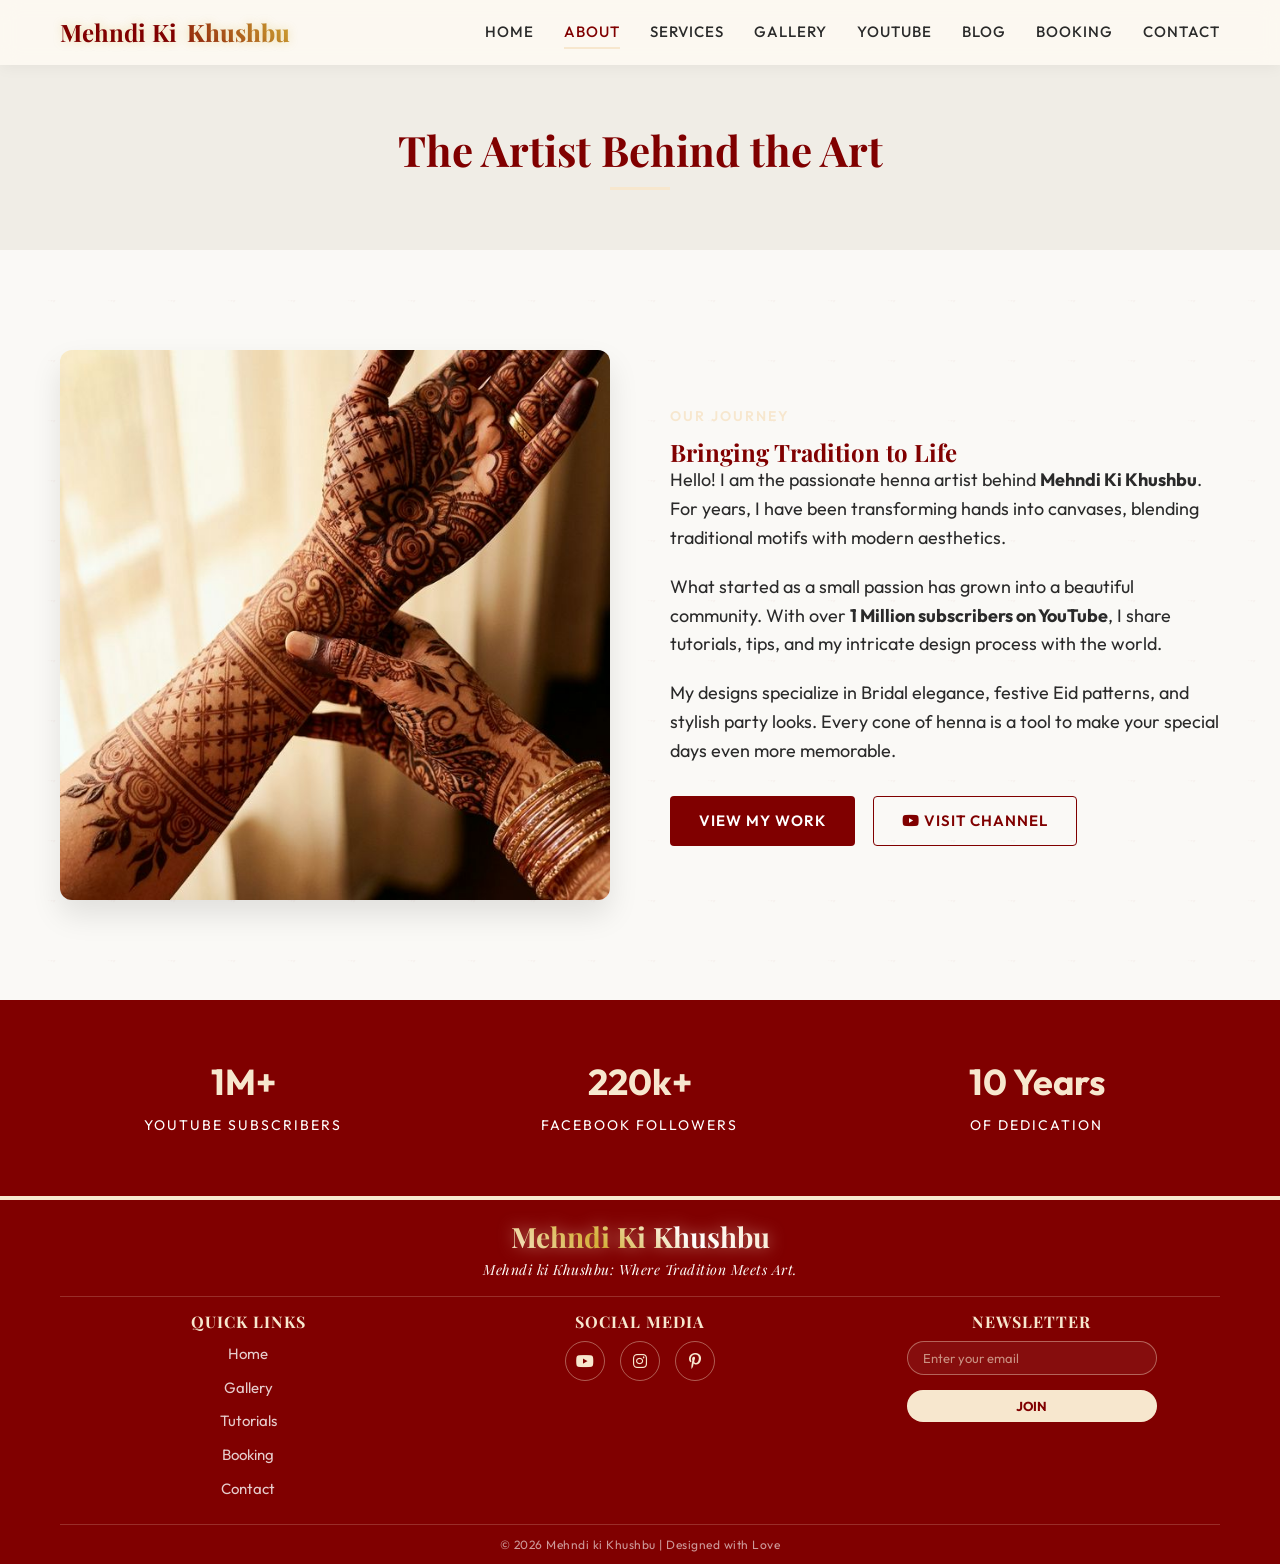
<file: about.html>
<!DOCTYPE html>
<html lang="en">

<head>
    <meta charset="UTF-8">
    <meta name="viewport" content="width=device-width, initial-scale=1.0">
    <title>About - Mehndi Ki Khushbu</title>
    <link rel="stylesheet" href="https://cdnjs.cloudflare.com/ajax/libs/font-awesome/6.4.0/css/all.min.css">
    <link rel="stylesheet" href="css/styles.css">
    <style>
        .inner-page-header {
            padding-top: calc(var(--header-height) + 60px);
            padding-bottom: 60px;
            background-color: var(--color-bg-alt);
            text-align: center;
        }

        .about-content {
            display: grid;
            grid-template-columns: 1fr 1fr;
            gap: 60px;
            align-items: center;
        }

        .about-text p {
            margin-bottom: 20px;
            font-size: 18px;
        }

        .about-image img {
            border-radius: 12px;
            box-shadow: 0 15px 30px rgba(0, 0, 0, 0.1);
        }

        @media (max-width: 768px) {
            .about-content {
                grid-template-columns: 1fr;
            }
        }
    </style>
</head>

<body>

    <header>
        <div class="container nav-container">
            <a href="index.html" class="logo">
                Mehndi Ki <span>Khushbu</span>
            </a>

            <button class="mobile-menu-btn">
                <i class="fas fa-bars"></i>
            </button>

            <nav class="nav-links">
                <a href="index.html">Home</a>
                <a href="about.html" class="active">About</a>
                <a href="services.html">Services</a>
                <a href="gallery.html">Gallery</a>
                <a href="videos.html">YouTube</a>
                <a href="blog.html">Blog</a>
                <a href="booking.html">Booking</a>
                <a href="contact.html">Contact</a>
            </nav>
        </div>
    </header>

    <main>

        <section class="inner-page-header">
            <div class="container">
                <h1 class="section-title">The Artist Behind the Art</h1>
            </div>
        </section>

        <section class="section">
            <div class="container about-content">
                <div class="about-image">
                    <img src="images/bridal_mehndi_1772016141203.png"
                        alt="Mehndi Artist working on beautiful bridal henna">
                </div>
                <div class="about-text">
                    <span class="section-subtitle">Our Journey</span>
                    <h2>Bringing Tradition to Life</h2>
                    <p>Hello! I am the passionate henna artist behind <strong>Mehndi Ki Khushbu</strong>. For years, I
                        have
                        been transforming hands into canvases, blending traditional motifs with modern aesthetics.</p>
                    <p>What started as a small passion has grown into a beautiful community. With over <strong>1 Million
                            subscribers on YouTube</strong>, I share tutorials, tips, and my intricate design process
                        with
                        the world.</p>
                    <p>My designs specialize in Bridal elegance, festive Eid patterns, and stylish party looks. Every
                        cone
                        of henna is a tool to make your special days even more memorable.</p>
                    <div style="margin-top: 30px;">
                        <a href="gallery.html" class="btn btn-primary" style="margin-right: 15px;">View My Work</a>
                        <a href="https://www.youtube.com/@MehndiKiKhushbu" target="_blank" class="btn btn-outline"><i
                                class="fab fa-youtube"></i> Visit Channel</a>
                    </div>
                </div>
            </div>
        </section>

        <!-- Stats Banner -->
        <section class="stats-section">
            <div class="container">
                <div class="stats-grid">
                    <div class="stat-item">
                        <h3>1M+</h3>
                        <p>YouTube Subscribers</p>
                    </div>
                    <div class="stat-item">
                        <h3>220k+</h3>
                        <p>Facebook Followers</p>
                    </div>
                    <div class="stat-item">
                        <h3>10 Years</h3>
                        <p>Of Dedication</p>
                    </div>
                </div>
            </div>
        </section>

    </main>

    <footer>
        <div class="container">
            <div class="footer-top">
                <h2 class="footer-logo">Mehndi Ki Khushbu</h2>
                <div class="footer-tagline">Mehndi ki Khushbu: Where Tradition Meets Art.</div>
            </div>

            <div class="footer-content">
                <div class="footer-links">
                    <h4>Quick Links</h4>
                    <ul>
                        <li><a href="index.html">Home</a></li>
                        <li><a href="gallery.html">Gallery</a></li>
                        <li><a href="videos.html">Tutorials</a></li>
                        <li><a href="booking.html">Booking</a></li>
                        <li><a href="contact.html">Contact</a></li>
                    </ul>
                </div>

                <div class="footer-social">
                    <h4>Social Media</h4>
                    <div class="social-icons">
                        <a href="https://www.youtube.com/@MehndiKiKhushbu" target="_blank" aria-label="YouTube"><i
                                class="fab fa-youtube"></i></a>
                        <a href="#" target="_blank" aria-label="Instagram"><i class="fab fa-instagram"></i></a>
                        <a href="#" target="_blank" aria-label="Pinterest"><i class="fab fa-pinterest-p"></i></a>
                    </div>
                </div>

                <div class="footer-newsletter">
                    <h4>Newsletter</h4>
                    <form class="newsletter-form"
                        onsubmit="event.preventDefault(); alert('Thank you for subscribing!');">
                        <input type="email" placeholder="Enter your email" required>
                        <button type="submit">Join</button>
                    </form>
                </div>
            </div>

            <div class="footer-bottom">
                <p>&copy; 2026 Mehndi ki Khushbu | Designed with Love</p>
            </div>
        </div>
    </footer>

    <script src="js/script.js"></script>
</body>

</html>
</file>
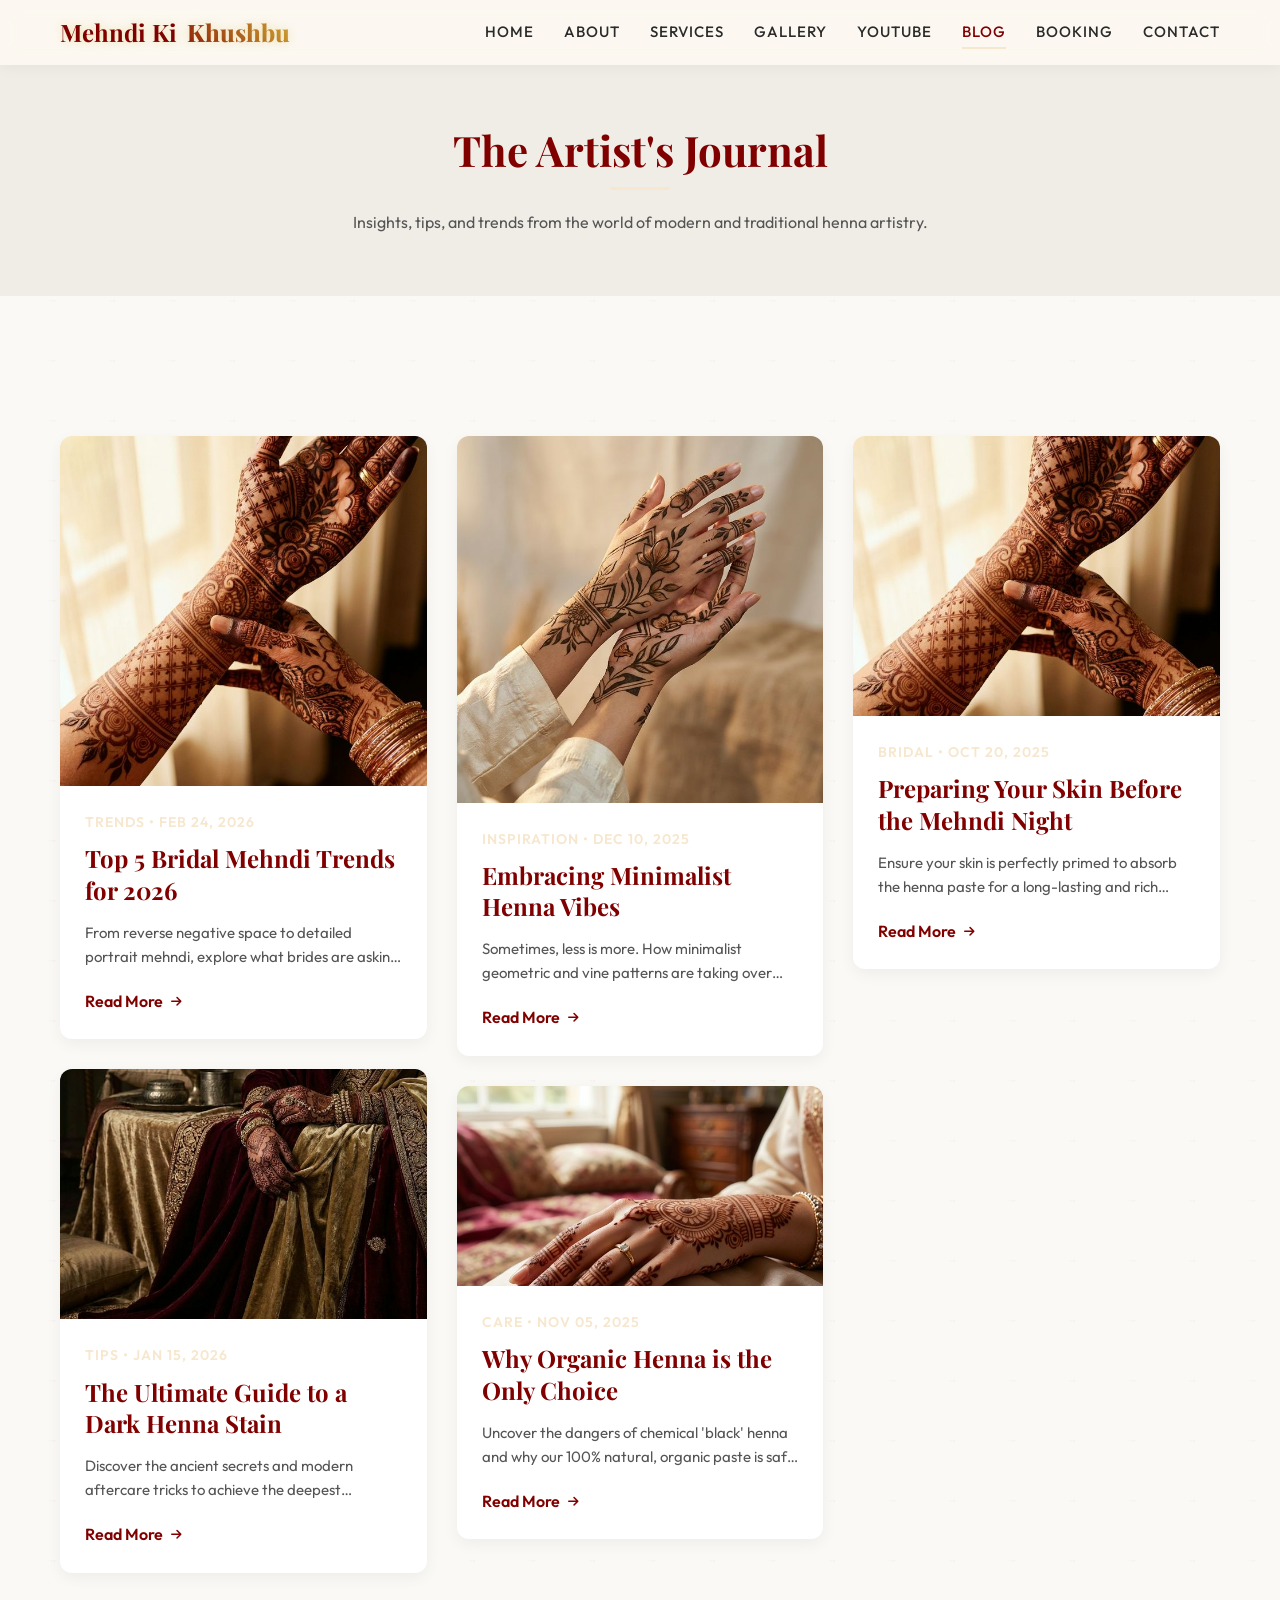
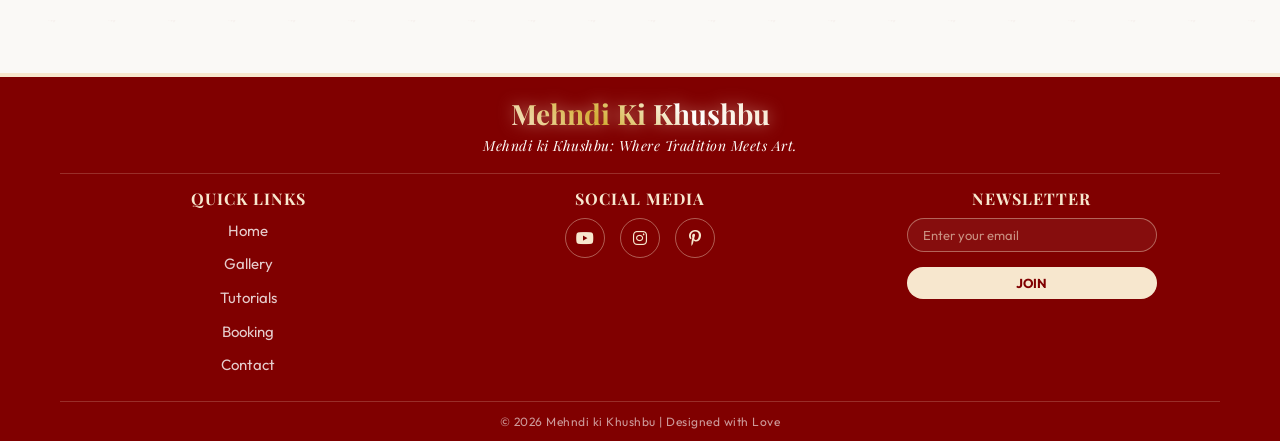
<file: blog.html>
<!DOCTYPE html>
<html lang="en">

<head>
    <meta charset="UTF-8">
    <meta name="viewport" content="width=device-width, initial-scale=1.0">
    <title>Blog - Mehndi Ki Khushbu</title>
    <link rel="stylesheet" href="https://cdnjs.cloudflare.com/ajax/libs/font-awesome/6.4.0/css/all.min.css">
    <link rel="stylesheet" href="css/styles.css">
    <style>
        .inner-page-header {
            padding-top: calc(var(--header-height) + 60px);
            padding-bottom: 60px;
            background-color: var(--color-bg-alt);
            text-align: center;
        }

        .blog-masonry {
            column-count: 3;
            column-gap: 30px;
            margin-top: 40px;
        }

        @media (max-width: 992px) {
            .blog-masonry {
                column-count: 2;
            }
        }

        @media (max-width: 768px) {
            .blog-masonry {
                column-count: 1;
            }
        }

        .blog-card {
            background-color: var(--color-white);
            border-radius: 12px;
            overflow: hidden;
            box-shadow: 0 5px 15px rgba(0, 0, 0, 0.05);
            transition: transform var(--transition-normal), box-shadow var(--transition-normal);
            break-inside: avoid;
            margin-bottom: 30px;
        }

        .blog-card:hover {
            transform: translateY(-5px);
            box-shadow: 0 15px 30px rgba(0, 0, 0, 0.1);
        }

        .blog-image {
            width: 100%;
            height: 220px;
            object-fit: cover;
        }

        .blog-content {
            padding: 25px;
        }

        .blog-meta {
            font-size: 14px;
            color: var(--color-secondary);
            margin-bottom: 10px;
            text-transform: uppercase;
            letter-spacing: 1px;
            font-weight: 600;
        }

        .blog-title {
            color: var(--color-primary);
            font-size: 24px;
            margin-bottom: 15px;
            line-height: 1.3;
            font-family: var(--font-heading);
            /* Playfair Display */
        }

        .blog-excerpt {
            color: var(--color-text-light);
            margin-bottom: 20px;
            font-size: 15px;
            line-height: 1.6;
            display: -webkit-box;
            -webkit-line-clamp: 2;
            /* Updated to explicitly 2 lines */
            line-clamp: 2;
            -webkit-box-orient: vertical;
            overflow: hidden;
        }

        .read-more {
            color: var(--color-primary);
            font-weight: 600;
            text-decoration: none;
            display: inline-flex;
            align-items: center;
            gap: 8px;
            transition: color var(--transition-fast);
        }

        .read-more:hover {
            color: var(--color-secondary);
        }

        .read-more i {
            font-size: 12px;
            transition: transform var(--transition-fast);
        }

        .read-more:hover i {
            transform: translateX(3px);
        }
    </style>
</head>

<body>

    <!-- Header Navigation -->
    <header>
        <div class="container nav-container">
            <a href="index.html" class="logo">
                Mehndi Ki <span>Khushbu</span>
            </a>

            <button class="mobile-menu-btn">
                <i class="fas fa-bars"></i>
            </button>

            <nav class="nav-links">
                <a href="index.html">Home</a>
                <a href="about.html">About</a>
                <a href="services.html">Services</a>
                <a href="gallery.html">Gallery</a>
                <a href="videos.html">YouTube</a>
                <a href="blog.html" class="active">Blog</a>
                <a href="booking.html">Booking</a>
                <a href="contact.html">Contact</a>
            </nav>
        </div>
    </header>

    <main>

        <section class="inner-page-header">
            <div class="container animate-on-scroll">
                <h1 class="section-title">The Artist's Journal</h1>
                <p style="max-width: 600px; margin: 20px auto 0; color: var(--color-text-light);">Insights, tips, and
                    trends
                    from the world of modern and traditional henna artistry.</p>
            </div>
        </section>

        <section class="section">
            <div class="container">
                <div class="blog-masonry">

                    <!-- Blog Post 1 -->
                    <div class="blog-card animate-on-scroll hover-glow">
                        <img src="images/bridal_mehndi_1772016141203.png" alt="Bridal Mehndi Trends 2026 Overview"
                            class="blog-image" style="height: auto; max-height: 350px;">
                        <div class="blog-content">
                            <div class="blog-meta">Trends • Feb 24, 2026</div>
                            <h2 class="blog-title">Top 5 Bridal Mehndi Trends for 2026</h2>
                            <p class="blog-excerpt">From reverse negative space to detailed portrait mehndi, explore
                                what
                                brides are asking for this wedding season.</p>
                            <a href="blog.html" class="read-more">Read More <i class="fas fa-arrow-right"></i></a>
                        </div>
                    </div>

                    <!-- Blog Post 2 -->
                    <div class="blog-card animate-on-scroll hover-glow" style="animation-delay: 0.1s;">
                        <!-- Intentionally changing image heights to manifest Masonry effect -->
                        <img src="images/mehndi_slider3_1772017386917.png" alt="Deep Mahogany Henna Stain Examples"
                            class="blog-image" style="height: 250px;">
                        <div class="blog-content">
                            <div class="blog-meta">Tips • Jan 15, 2026</div>
                            <h3 class="blog-title">The Ultimate Guide to a Dark Henna Stain</h3>
                            <p class="blog-excerpt">Discover the ancient secrets and modern aftercare tricks to achieve
                                the
                                deepest mahogany henna stain.</p>
                            <a href="blog.html" class="read-more">Read More <i class="fas fa-arrow-right"></i></a>
                        </div>
                    </div>

                    <!-- Blog Post 3 -->
                    <div class="blog-card animate-on-scroll hover-glow" style="animation-delay: 0.2s;">
                        <img src="images/mehndi_slider1_1772017320580.png" alt="Minimalist Vine Patterns for Mehndi"
                            class="blog-image" style="height: auto; max-height: 400px;">
                        <div class="blog-content">
                            <div class="blog-meta">Inspiration • Dec 10, 2025</div>
                            <h3 class="blog-title">Embracing Minimalist Henna Vibes</h3>
                            <p class="blog-excerpt">Sometimes, less is more. How minimalist geometric and vine patterns
                                are
                                taking over modern party scenes.</p>
                            <a href="blog.html" class="read-more">Read More <i class="fas fa-arrow-right"></i></a>
                        </div>
                    </div>

                    <!-- Blog Post 4 -->
                    <div class="blog-card animate-on-scroll hover-glow" style="animation-delay: 0.3s;">
                        <img src="images/mehndi_slider2_1772017353486.png" alt="Beautiful Organic Henna Design Patterns"
                            class="blog-image" style="height: 200px;">
                        <div class="blog-content">
                            <div class="blog-meta">Care • Nov 05, 2025</div>
                            <h3 class="blog-title">Why Organic Henna is the Only Choice</h3>
                            <p class="blog-excerpt">Uncover the dangers of chemical 'black' henna and why our 100%
                                natural,
                                organic paste is safe and stunning.</p>
                            <a href="blog.html" class="read-more">Read More <i class="fas fa-arrow-right"></i></a>
                        </div>
                    </div>

                    <!-- Blog Post 5 (Added for masonry demonstration) -->
                    <div class="blog-card animate-on-scroll hover-glow" style="animation-delay: 0.4s;">
                        <img src="images/bridal_mehndi_1772016141203.png"
                            alt="Pre-Bridal Mehndi Skin Prep Demonstration" class="blog-image"
                            style="height: auto; max-height: 280px;">
                        <div class="blog-content">
                            <div class="blog-meta">Bridal • Oct 20, 2025</div>
                            <h3 class="blog-title">Preparing Your Skin Before the Mehndi Night</h3>
                            <p class="blog-excerpt">Ensure your skin is perfectly primed to absorb the henna paste for a
                                long-lasting and rich colored outcome.</p>
                            <a href="blog.html" class="read-more">Read More <i class="fas fa-arrow-right"></i></a>
                        </div>
                    </div>

                </div>
            </div>
        </section>

    </main>

    <!-- Footer -->
    <footer>
        <div class="container">
            <div class="footer-top">
                <h2 class="footer-logo">Mehndi Ki Khushbu</h2>
                <div class="footer-tagline">Mehndi ki Khushbu: Where Tradition Meets Art.</div>
            </div>

            <div class="footer-content">
                <div class="footer-links">
                    <h4>Quick Links</h4>
                    <ul>
                        <li><a href="index.html">Home</a></li>
                        <li><a href="gallery.html">Gallery</a></li>
                        <li><a href="videos.html">Tutorials</a></li>
                        <li><a href="booking.html">Booking</a></li>
                        <li><a href="contact.html">Contact</a></li>
                    </ul>
                </div>

                <div class="footer-social">
                    <h4>Social Media</h4>
                    <div class="social-icons">
                        <a href="https://www.youtube.com/@MehndiKiKhushbu" target="_blank" aria-label="YouTube"><i
                                class="fab fa-youtube"></i></a>
                        <a href="#" target="_blank" aria-label="Instagram"><i class="fab fa-instagram"></i></a>
                        <a href="#" target="_blank" aria-label="Pinterest"><i class="fab fa-pinterest-p"></i></a>
                    </div>
                </div>

                <div class="footer-newsletter">
                    <h4>Newsletter</h4>
                    <form class="newsletter-form"
                        onsubmit="event.preventDefault(); alert('Thank you for subscribing!');">
                        <input type="email" placeholder="Enter your email" required>
                        <button type="submit">Join</button>
                    </form>
                </div>
            </div>

            <div class="footer-bottom">
                <p>&copy; 2026 Mehndi ki Khushbu | Designed with Love</p>
            </div>
        </div>
    </footer>

    <!-- JS Scripts -->
    <script src="js/script.js"></script>
</body>

</html>
</file>
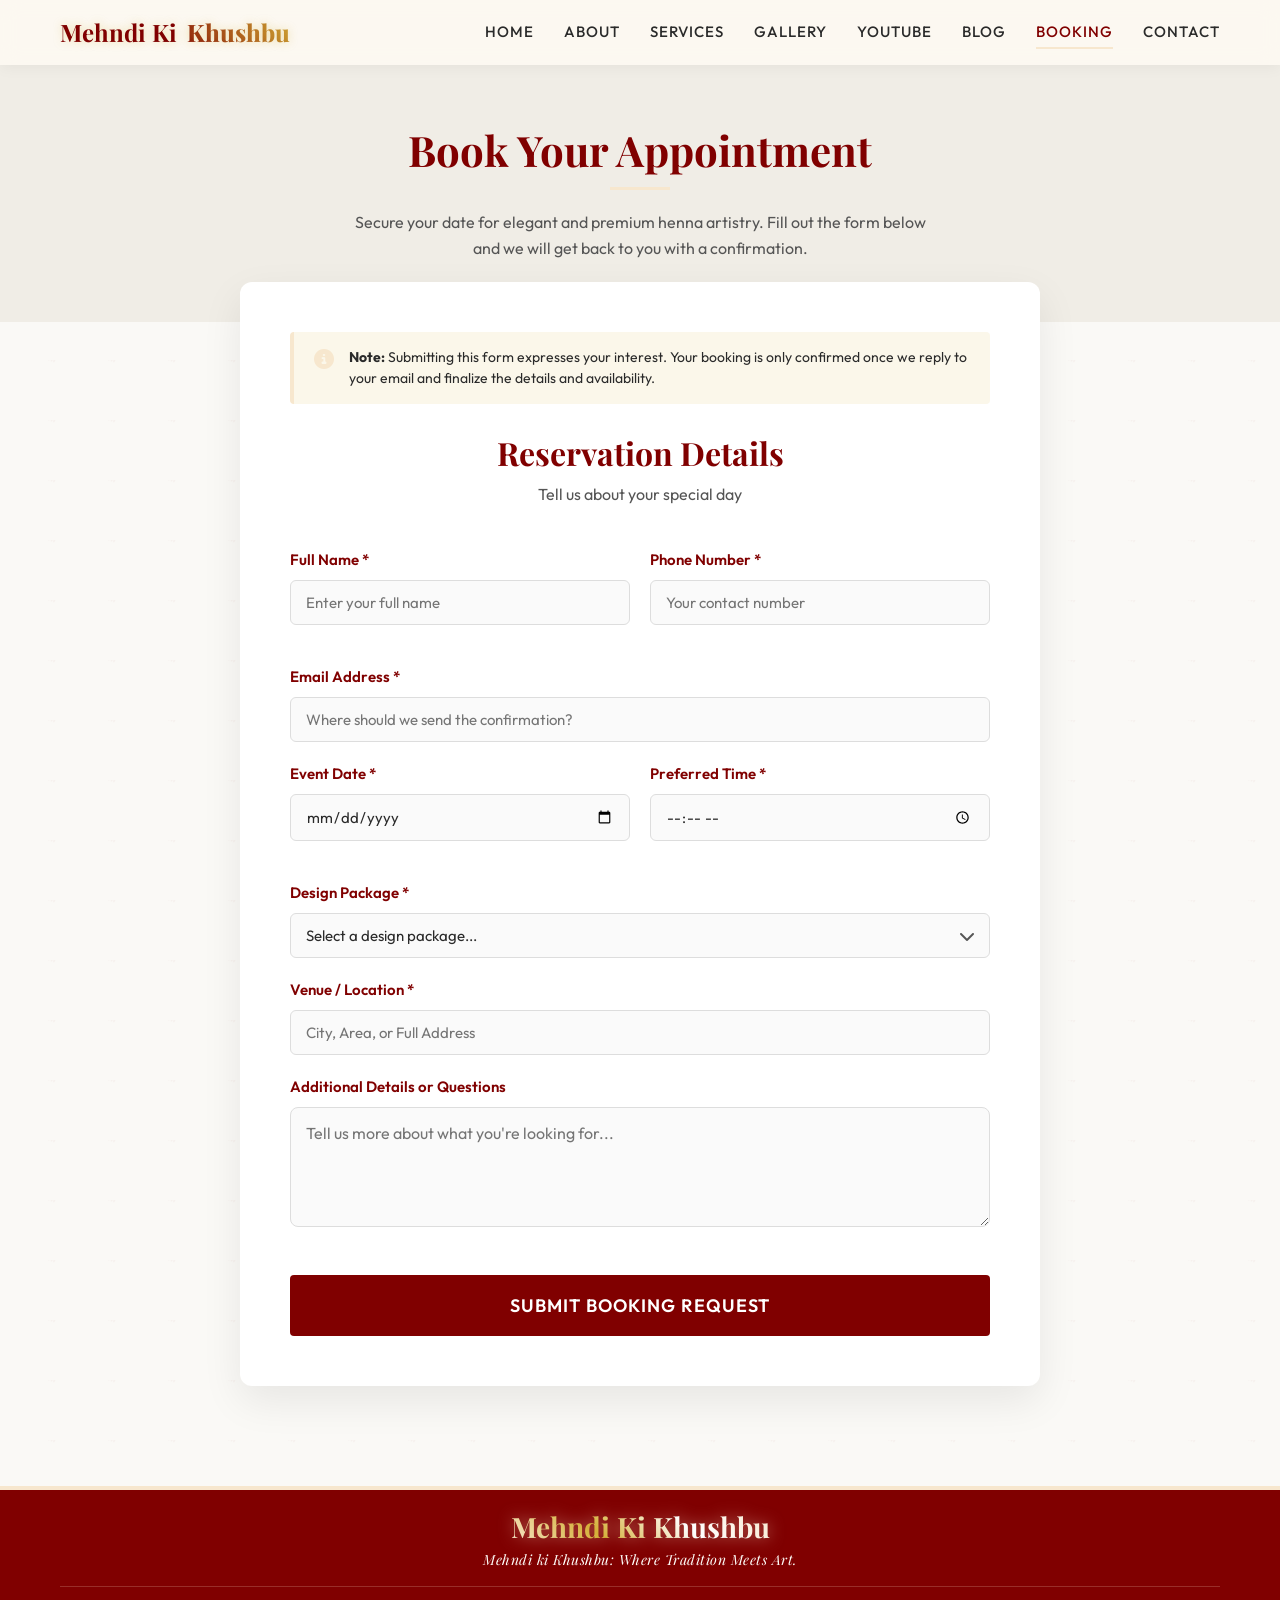
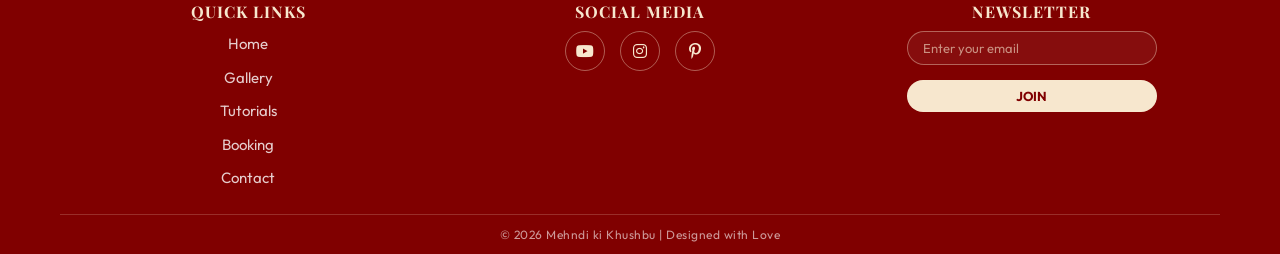
<file: booking.html>
<!DOCTYPE html>
<html lang="en">

<head>
    <meta charset="UTF-8">
    <meta name="viewport" content="width=device-width, initial-scale=1.0">
    <title>Book an Appointment - Mehndi Ki Khushbu</title>
    <link rel="stylesheet" href="https://cdnjs.cloudflare.com/ajax/libs/font-awesome/6.4.0/css/all.min.css">
    <link rel="stylesheet" href="css/styles.css">
    <style>
        .inner-page-header {
            padding-top: calc(var(--header-height) + 60px);
            padding-bottom: 60px;
            background-color: var(--color-bg-alt);
            text-align: center;
        }

        .booking-container {
            max-width: 800px;
            margin: 0 auto;
            background-color: var(--color-white);
            padding: 50px;
            border-radius: 12px;
            box-shadow: 0 15px 40px rgba(0, 0, 0, 0.08);
            margin-top: -40px;
            position: relative;
            z-index: 10;
        }

        .booking-header {
            text-align: center;
            margin-bottom: 40px;
        }

        .booking-header h2 {
            color: var(--color-primary);
            font-family: var(--font-heading);
            font-size: 32px;
            margin-bottom: 10px;
        }

        .booking-header p {
            color: var(--color-text-light);
            font-size: 16px;
        }

        .form-row {
            display: grid;
            grid-template-columns: 1fr 1fr;
            gap: 20px;
            margin-bottom: 20px;
        }

        .form-group {
            margin-bottom: 20px;
        }

        .form-group label {
            display: block;
            margin-bottom: 8px;
            color: var(--color-primary);
            font-weight: 600;
            font-size: 15px;
        }

        .form-control {
            width: 100%;
            padding: 15px;
            border: 1px solid #ddd;
            border-radius: 8px;
            font-family: var(--font-body);
            font-size: 16px;
            background-color: #fafafa;
            transition: all var(--transition-fast);
        }

        .form-control:focus {
            outline: none;
            border-color: var(--color-primary);
            background-color: var(--color-white);
            box-shadow: 0 0 0 3px rgba(122, 31, 61, 0.1);
        }

        textarea.form-control {
            resize: vertical;
            height: 120px;
        }

        .submit-btn {
            width: 100%;
            padding: 18px;
            font-size: 18px;
            margin-top: 20px;
        }

        .info-alert {
            background-color: rgba(212, 175, 55, 0.1);
            border-left: 4px solid var(--color-secondary);
            padding: 15px 20px;
            border-radius: 4px;
            margin-bottom: 30px;
            display: flex;
            align-items: flex-start;
            gap: 15px;
        }

        .info-alert i {
            color: var(--color-secondary);
            font-size: 20px;
            margin-top: 2px;
        }

        .info-alert p {
            margin: 0;
            font-size: 14px;
            line-height: 1.5;
            color: var(--color-text);
        }

        @media (max-width: 768px) {
            .form-row {
                grid-template-columns: 1fr;
                gap: 0;
            }

            .booking-container {
                padding: 30px 20px;
            }
        }
    </style>
</head>

<body>

    <!-- Header Navigation -->
    <header>
        <div class="container nav-container">
            <a href="index.html" class="logo">
                Mehndi Ki <span>Khushbu</span>
            </a>

            <button class="mobile-menu-btn">
                <i class="fas fa-bars"></i>
            </button>

            <nav class="nav-links">
                <a href="index.html">Home</a>
                <a href="about.html">About</a>
                <a href="services.html">Services</a>
                <a href="gallery.html">Gallery</a>
                <a href="videos.html">YouTube</a>
                <a href="blog.html">Blog</a>
                <a href="booking.html" class="active">Booking</a>
                <a href="contact.html">Contact</a>
            </nav>
        </div>
    </header>

    <main>

        <section class="inner-page-header">
            <div class="container">
                <h1 class="section-title">Book Your Appointment</h1>
                <p style="max-width: 600px; margin: 20px auto 0; color: var(--color-text-light);">Secure your date for
                    elegant and premium henna artistry. Fill out the form below and we will get back to you with a
                    confirmation.</p>
            </div>
        </section>

        <section class="section" style="padding-top: 0;">
            <div class="container">

                <div class="booking-container">

                    <div class="info-alert">
                        <i class="fas fa-info-circle"></i>
                        <p><strong>Note:</strong> Submitting this form expresses your interest. Your booking is only
                            confirmed once we reply to your email and finalize the details and availability.</p>
                    </div>

                    <div class="booking-header">
                        <h2>Reservation Details</h2>
                        <p>Tell us about your special day</p>
                    </div>

                    <!-- FormSubmit Configuration -->
                    <!-- The form action is pointing to FormSubmit with the provided email -->
                    <form action="https://formsubmit.co/mehndikikhushbu@gmail.com" method="POST">

                        <!-- FormSubmit Hidden Utility Fields -->
                        <!-- Ensure there is no captcha (optional, but good for user experience) -->
                        <input type="hidden" name="_captcha" value="false">
                        <!-- Redirect user to a thank you page -->
                        <input type="hidden" name="_next" id="next_url" value="">
                        <!-- Email Subject -->
                        <input type="hidden" name="_subject" value="New Mehndi Booking Request!">
                        <!-- Auto-reply to the user who left their email -->
                        <input type="hidden" name="_autoresponse"
                            value="Thank you for your booking inquiry with Mehndi Ki Khushbu! We have received your request and will get back to you shortly regarding availability.">
                        <!-- Template format -->
                        <input type="hidden" name="_template" value="table">

                        <div class="form-row">
                            <div class="form-group">
                                <label for="client_name">Full Name *</label>
                                <input type="text" id="client_name" name="Name" class="form-control"
                                    placeholder="Enter your full name" required>
                            </div>
                            <div class="form-group">
                                <label for="client_phone">Phone Number *</label>
                                <input type="tel" id="client_phone" name="Phone" class="form-control"
                                    placeholder="Your contact number" required>
                            </div>
                        </div>

                        <div class="form-group">
                            <label for="client_email">Email Address *</label>
                            <input type="email" id="client_email" name="email" class="form-control"
                                placeholder="Where should we send the confirmation?" required>
                        </div>

                        <div class="form-row">
                            <div class="form-group">
                                <label for="event_date">Event Date *</label>
                                <input type="date" id="event_date" name="Date" class="form-control" required>
                            </div>
                            <div class="form-group">
                                <label for="event_time">Preferred Time *</label>
                                <input type="time" id="event_time" name="Time" class="form-control" required>
                            </div>
                        </div>

                        <div class="form-group">
                            <label for="design_type">Design Package *</label>
                            <div class="select-wrapper" style="position: relative;">
                                <select id="design_type" name="Package Type" class="form-control" required
                                    style="appearance: none; -webkit-appearance: none; cursor: pointer;">
                                    <option value="" disabled selected>Select a design package...</option>
                                    <option value="Bridal">Premium Bridal Henna</option>
                                    <option value="Party">Party / Event Special</option>
                                    <option value="Basic">Basic Minimalist Henna</option>
                                    <option value="Eid">Eid / Festive Design</option>
                                    <option value="Custom">Custom / Other</option>
                                </select>
                                <i class="fas fa-chevron-down"
                                    style="position: absolute; right: 15px; top: 50%; transform: translateY(-50%); color: var(--color-text-light); pointer-events: none;"></i>
                            </div>
                        </div>

                        <div class="form-group">
                            <label for="event_location">Venue / Location *</label>
                            <input type="text" id="event_location" name="Location" class="form-control"
                                placeholder="City, Area, or Full Address" required>
                        </div>

                        <div class="form-group">
                            <label for="additional_notes">Additional Details or Questions</label>
                            <textarea id="additional_notes" name="Notes" class="form-control"
                                placeholder="Tell us more about what you're looking for..."></textarea>
                        </div>

                        <button type="submit" class="btn btn-primary submit-btn">Submit Booking Request</button>
                    </form>
                </div>
            </div>
        </section>

    </main>

    <!-- Footer -->
    <footer>
        <div class="container">
            <div class="footer-top">
                <h2 class="footer-logo">Mehndi Ki Khushbu</h2>
                <div class="footer-tagline">Mehndi ki Khushbu: Where Tradition Meets Art.</div>
            </div>

            <div class="footer-content">
                <div class="footer-links">
                    <h4>Quick Links</h4>
                    <ul>
                        <li><a href="index.html">Home</a></li>
                        <li><a href="gallery.html">Gallery</a></li>
                        <li><a href="videos.html">Tutorials</a></li>
                        <li><a href="booking.html">Booking</a></li>
                        <li><a href="contact.html">Contact</a></li>
                    </ul>
                </div>

                <div class="footer-social">
                    <h4>Social Media</h4>
                    <div class="social-icons">
                        <a href="https://www.youtube.com/@MehndiKiKhushbu" target="_blank" aria-label="YouTube"><i
                                class="fab fa-youtube"></i></a>
                        <a href="#" target="_blank" aria-label="Instagram"><i class="fab fa-instagram"></i></a>
                        <a href="#" target="_blank" aria-label="Pinterest"><i class="fab fa-pinterest-p"></i></a>
                    </div>
                </div>

                <div class="footer-newsletter">
                    <h4>Newsletter</h4>
                    <form class="newsletter-form"
                        onsubmit="event.preventDefault(); alert('Thank you for subscribing!');">
                        <input type="email" placeholder="Enter your email" required>
                        <button type="submit">Join</button>
                    </form>
                </div>
            </div>

            <div class="footer-bottom">
                <p>&copy; 2026 Mehndi ki Khushbu | Designed with Love</p>
            </div>
        </div>
    </footer>

    <!-- JS Scripts -->
    <script src="js/script.js"></script>
    <script>
        // Set minimum date for the date picker to tomorrow
        document.addEventListener('DOMContentLoaded', () => {
            const dateInput = document.getElementById('event_date');
            const today = new Date();
            const tomorrow = new Date(today);
            tomorrow.setDate(tomorrow.getDate() + 1);

            // Format to YYYY-MM-DD
            const yyyy = tomorrow.getFullYear();
            const mm = String(tomorrow.getMonth() + 1).padStart(2, '0');
            const dd = String(tomorrow.getDate()).padStart(2, '0');

            dateInput.min = `${yyyy}-${mm}-${dd}`;

            // Dynamically set the FormSubmit redirect URL to our thankyou.html page
            const nextUrlInput = document.getElementById('next_url');
            if (nextUrlInput) {
                let currentPath = window.location.pathname;
                let basePath = currentPath.substring(0, currentPath.lastIndexOf('/') + 1);
                nextUrlInput.value = window.location.origin + basePath + 'thankyou.html';
            }
        });
    </script>
</body>

</html>
</file>
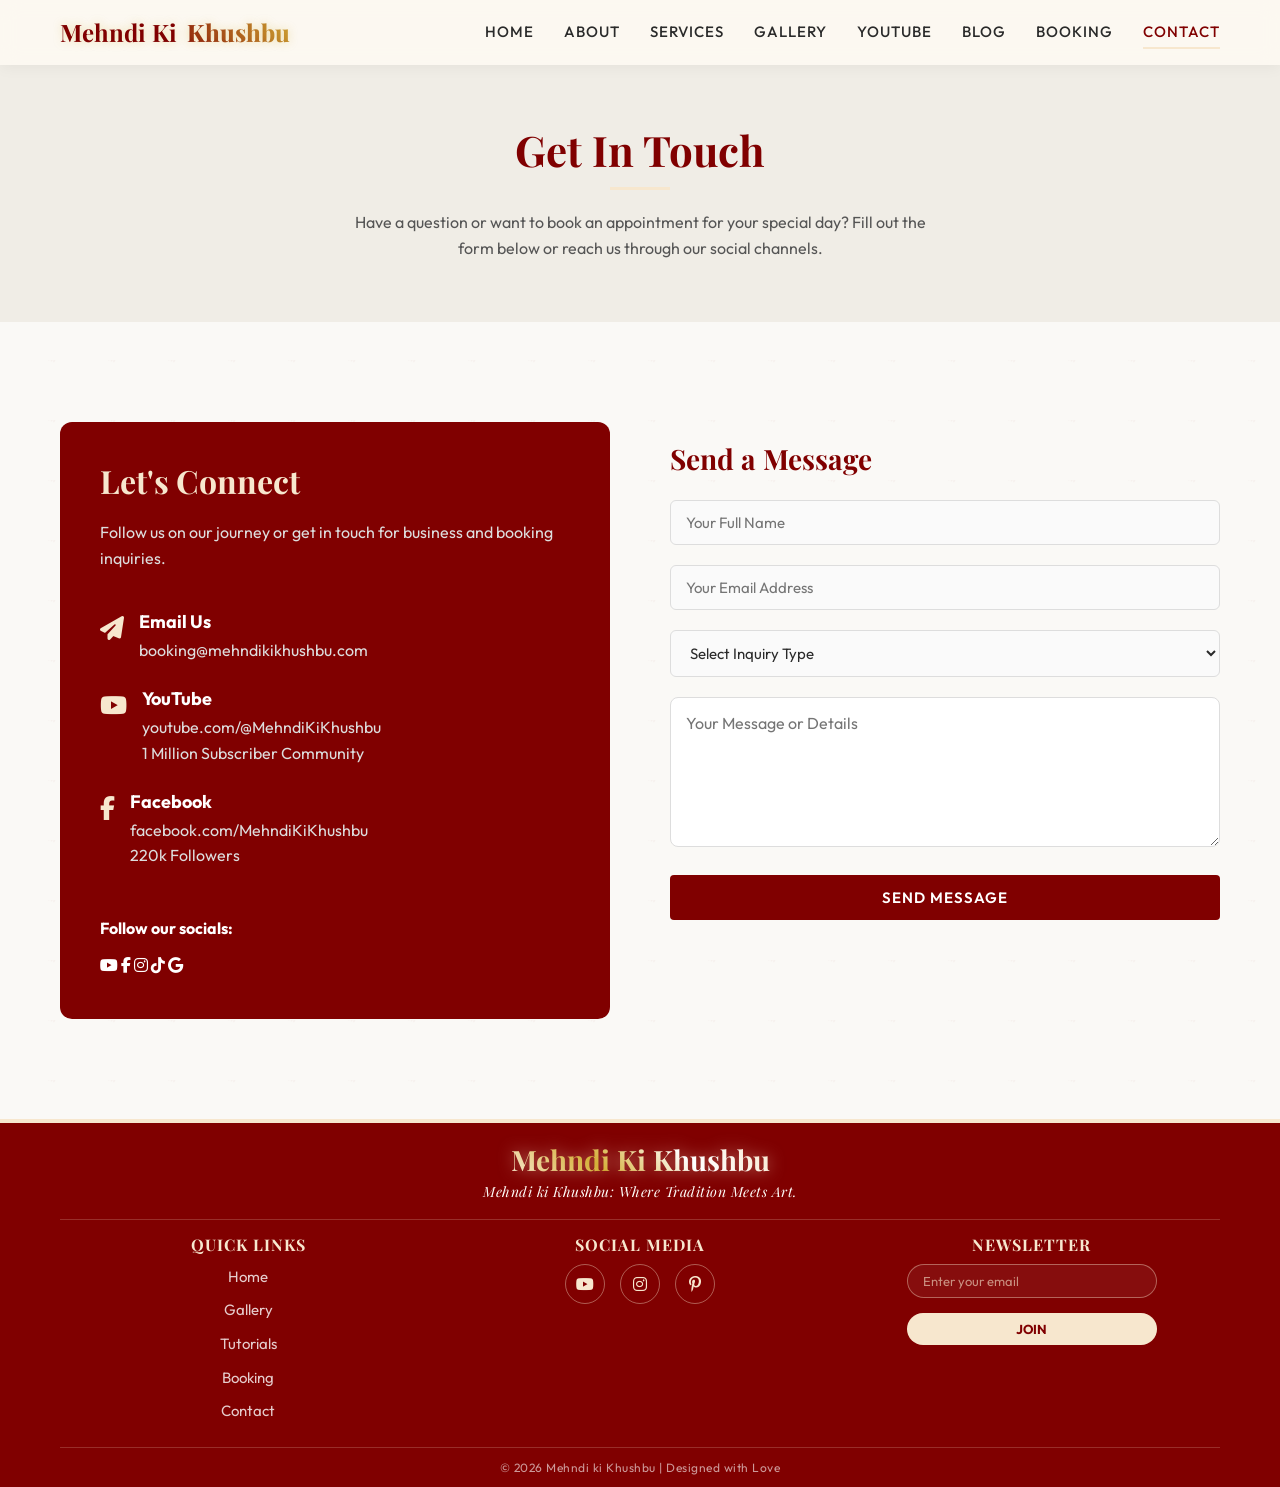
<file: contact.html>
<!DOCTYPE html>
<html lang="en">

<head>
    <meta charset="UTF-8">
    <meta name="viewport" content="width=device-width, initial-scale=1.0">
    <title>Contact - Mehndi Ki Khushbu</title>
    <link rel="stylesheet" href="https://cdnjs.cloudflare.com/ajax/libs/font-awesome/6.4.0/css/all.min.css">
    <link rel="stylesheet" href="css/styles.css">
    <style>
        .inner-page-header {
            padding-top: calc(var(--header-height) + 60px);
            padding-bottom: 60px;
            background-color: var(--color-bg-alt);
            text-align: center;
        }

        .contact-container {
            display: grid;
            grid-template-columns: 1fr 1fr;
            gap: 60px;
        }

        .contact-info {
            background-color: var(--color-primary);
            color: var(--color-white);
            padding: 40px;
            border-radius: 12px;
        }

        .contact-info h3 {
            color: var(--color-secondary);
            font-size: 32px;
            margin-bottom: 20px;
        }

        .info-item {
            display: flex;
            align-items: flex-start;
            gap: 15px;
            margin-bottom: 25px;
        }

        .info-item i {
            font-size: 24px;
            color: var(--color-secondary);
            margin-top: 5px;
        }

        .info-item div p {
            margin: 0;
            color: #ddd;
        }

        .info-item div h4 {
            color: var(--color-white);
            margin-bottom: 5px;
            font-family: var(--font-body);
            font-size: 18px;
        }

        .contact-form {
            padding: 20px 0;
        }

        .form-group {
            margin-bottom: 20px;
        }

        .form-control {
            width: 100%;
            padding: 15px;
            border: 1px solid #ddd;
            border-radius: 8px;
            font-family: var(--font-body);
            font-size: 16px;
            background-color: var(--color-white);
            transition: all var(--transition-fast);
        }

        .form-control:focus {
            outline: none;
            border-color: var(--color-primary);
            box-shadow: 0 0 0 3px rgba(122, 31, 61, 0.1);
        }

        textarea.form-control {
            resize: vertical;
            height: 150px;
        }

        @media (max-width: 768px) {
            .contact-container {
                grid-template-columns: 1fr;
            }
        }
    </style>
</head>

<body>

    <header>
        <div class="container nav-container">
            <a href="index.html" class="logo">
                Mehndi Ki <span>Khushbu</span>
            </a>

            <button class="mobile-menu-btn">
                <i class="fas fa-bars"></i>
            </button>

            <nav class="nav-links">
                <a href="index.html">Home</a>
                <a href="about.html">About</a>
                <a href="services.html">Services</a>
                <a href="gallery.html">Gallery</a>
                <a href="videos.html">YouTube</a>
                <a href="blog.html">Blog</a>
                <a href="booking.html">Booking</a>
                <a href="contact.html" class="active">Contact</a>
            </nav>
        </div>
    </header>

    <main>

        <section class="inner-page-header">
            <div class="container">
                <h1 class="section-title">Get In Touch</h1>
                <p style="max-width: 600px; margin: 20px auto 0; color: var(--color-text-light);">Have a question or
                    want to
                    book an appointment for your special day? Fill out the form below or reach us through our social
                    channels.</p>
            </div>
        </section>

        <section class="section">
            <div class="container contact-container">

                <!-- Contact Info -->
                <div class="contact-info">
                    <h3>Let's Connect</h3>
                    <p style="margin-bottom: 40px; color: #ddd;">Follow us on our journey or get in touch for business
                        and
                        booking inquiries.</p>

                    <div class="info-item">
                        <i class="fas fa-paper-plane"></i>
                        <div>
                            <h4>Email Us</h4>
                            <p>booking@mehndikikhushbu.com</p>
                        </div>
                    </div>

                    <div class="info-item">
                        <i class="fab fa-youtube"></i>
                        <div>
                            <h4>YouTube</h4>
                            <p>youtube.com/@MehndiKiKhushbu<br>1 Million Subscriber Community</p>
                        </div>
                    </div>

                    <div class="info-item">
                        <i class="fab fa-facebook-f"></i>
                        <div>
                            <h4>Facebook</h4>
                            <p>facebook.com/MehndiKiKhushbu<br>220k Followers</p>
                        </div>
                    </div>

                    <div style="margin-top: 50px;">
                        <h4 style="color: var(--color-white); font-family: var(--font-body); margin-bottom: 15px;">
                            Follow
                            our socials:</h4>
                        <div class="social-icons">
                            <a href="https://www.youtube.com/@MehndiKiKhushbu" target="_blank"><i
                                    class="fab fa-youtube"></i></a>
                            <a href="#" target="_blank"><i class="fab fa-facebook-f"></i></a>
                            <a href="#" target="_blank"><i class="fab fa-instagram"></i></a>
                            <a href="#" target="_blank"><i class="fab fa-tiktok"></i></a>
                            <a href="https://share.google/8nifnsufXzD9eTUDA" target="_blank"
                                aria-label="Google My Business"><i class="fab fa-google"></i></a>
                        </div>
                    </div>
                </div>

                <!-- Contact Form -->
                <div class="contact-form">
                    <h3
                        style="font-size: 28px; color: var(--color-primary); margin-bottom: 25px; font-family: var(--font-heading);">
                        Send a Message</h3>
                    <form action="#" method="POST"
                        onsubmit="event.preventDefault(); alert('Oops! This is a demo form. Contact functionality must be implemented in the backend.');">
                        <div class="form-group">
                            <input type="text" class="form-control" placeholder="Your Full Name" required>
                        </div>
                        <div class="form-group">
                            <input type="email" class="form-control" placeholder="Your Email Address" required>
                        </div>
                        <div class="form-group">
                            <select class="form-control" required>
                                <option value="">Select Inquiry Type</option>
                                <option value="bridal">Bridal Booking</option>
                                <option value="party">Party / Event Booking</option>
                                <option value="collab">Business / Sponsorship Collab</option>
                                <option value="other">Other Inquiry</option>
                            </select>
                        </div>
                        <div class="form-group">
                            <textarea class="form-control" placeholder="Your Message or Details" required></textarea>
                        </div>
                        <button type="submit" class="btn btn-primary" style="width: 100%;">Send Message</button>
                    </form>
                </div>

            </div>
        </section>

    </main>

    <!-- Footer -->
    <footer>
        <div class="container">
            <div class="footer-top">
                <h2 class="footer-logo">Mehndi Ki Khushbu</h2>
                <div class="footer-tagline">Mehndi ki Khushbu: Where Tradition Meets Art.</div>
            </div>

            <div class="footer-content">
                <div class="footer-links">
                    <h4>Quick Links</h4>
                    <ul>
                        <li><a href="index.html">Home</a></li>
                        <li><a href="gallery.html">Gallery</a></li>
                        <li><a href="videos.html">Tutorials</a></li>
                        <li><a href="booking.html">Booking</a></li>
                        <li><a href="contact.html">Contact</a></li>
                    </ul>
                </div>

                <div class="footer-social">
                    <h4>Social Media</h4>
                    <div class="social-icons">
                        <a href="https://www.youtube.com/@MehndiKiKhushbu" target="_blank" aria-label="YouTube"><i
                                class="fab fa-youtube"></i></a>
                        <a href="#" target="_blank" aria-label="Instagram"><i class="fab fa-instagram"></i></a>
                        <a href="#" target="_blank" aria-label="Pinterest"><i class="fab fa-pinterest-p"></i></a>
                    </div>
                </div>

                <div class="footer-newsletter">
                    <h4>Newsletter</h4>
                    <form class="newsletter-form"
                        onsubmit="event.preventDefault(); alert('Thank you for subscribing!');">
                        <input type="email" placeholder="Enter your email" required>
                        <button type="submit">Join</button>
                    </form>
                </div>
            </div>

            <div class="footer-bottom">
                <p>&copy; 2026 Mehndi ki Khushbu | Designed with Love</p>
            </div>
        </div>
    </footer>

    <script src="js/script.js"></script>
</body>

</html>
</file>
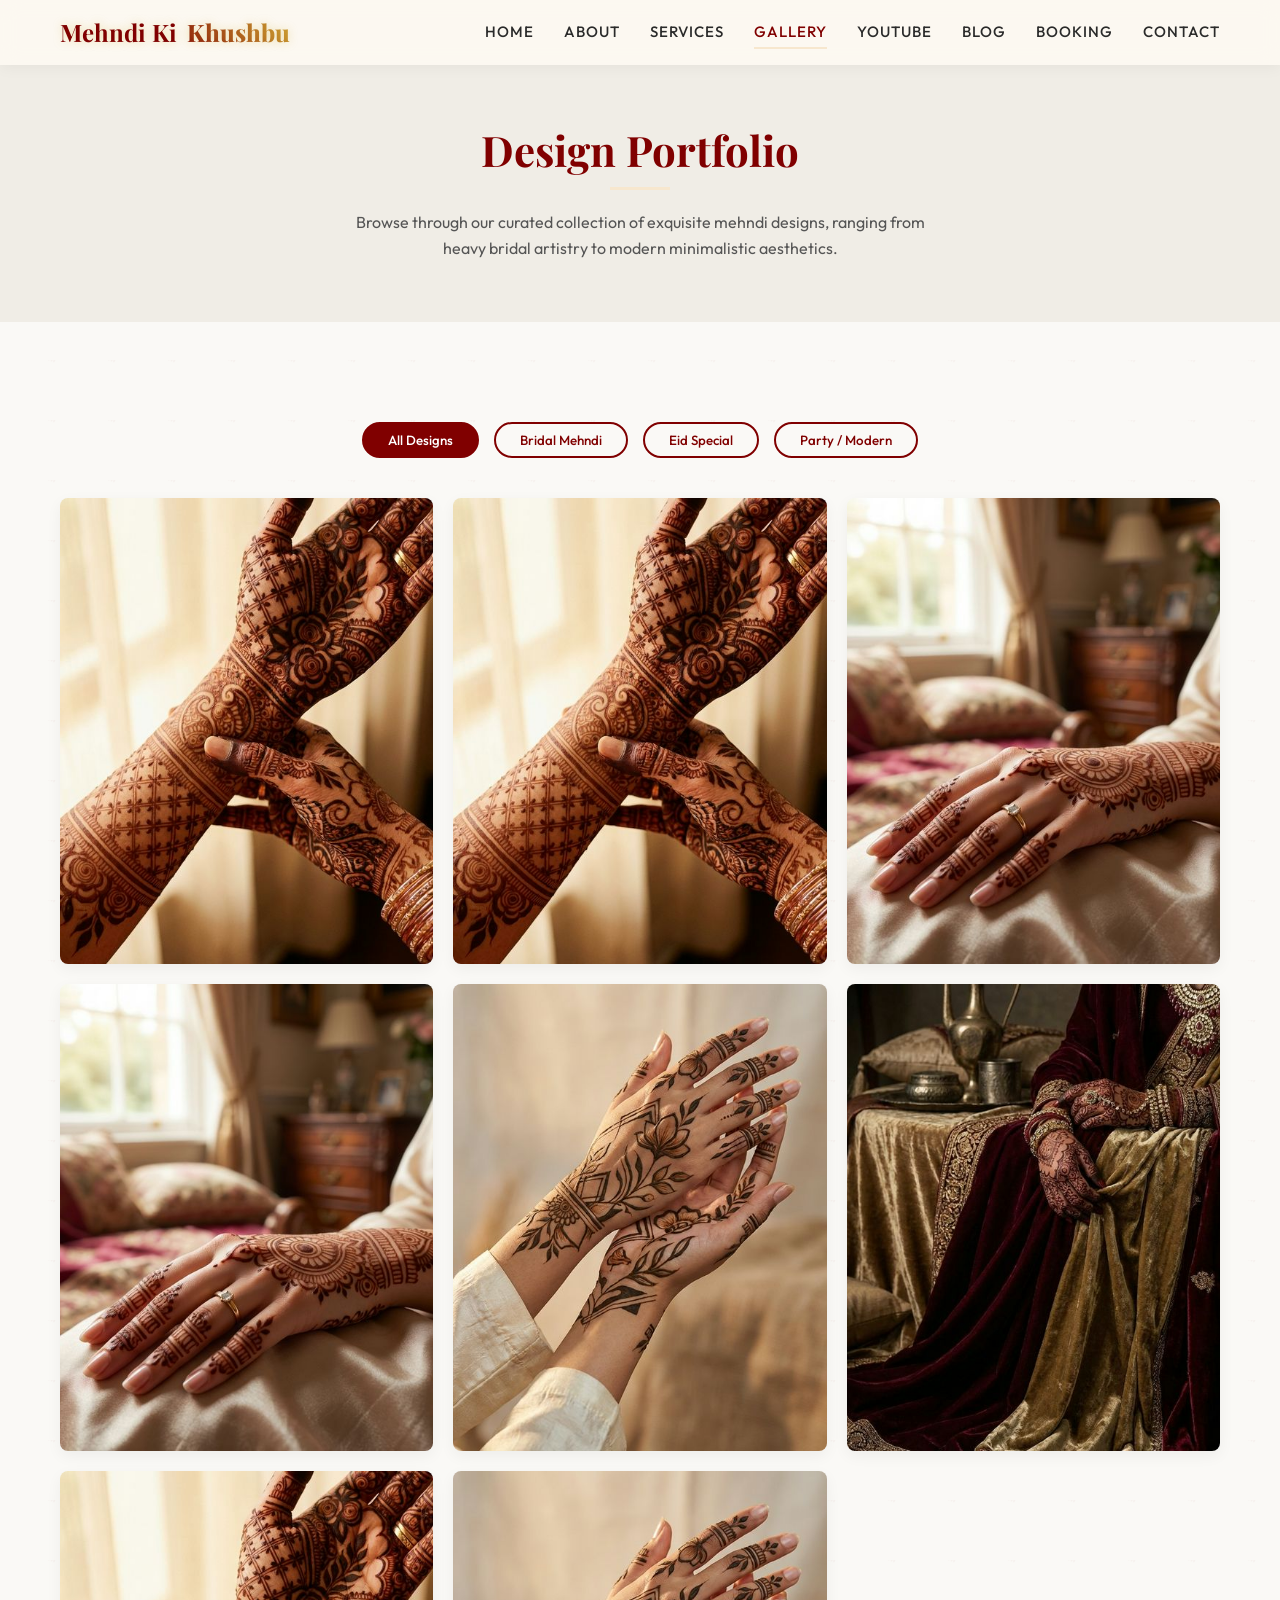
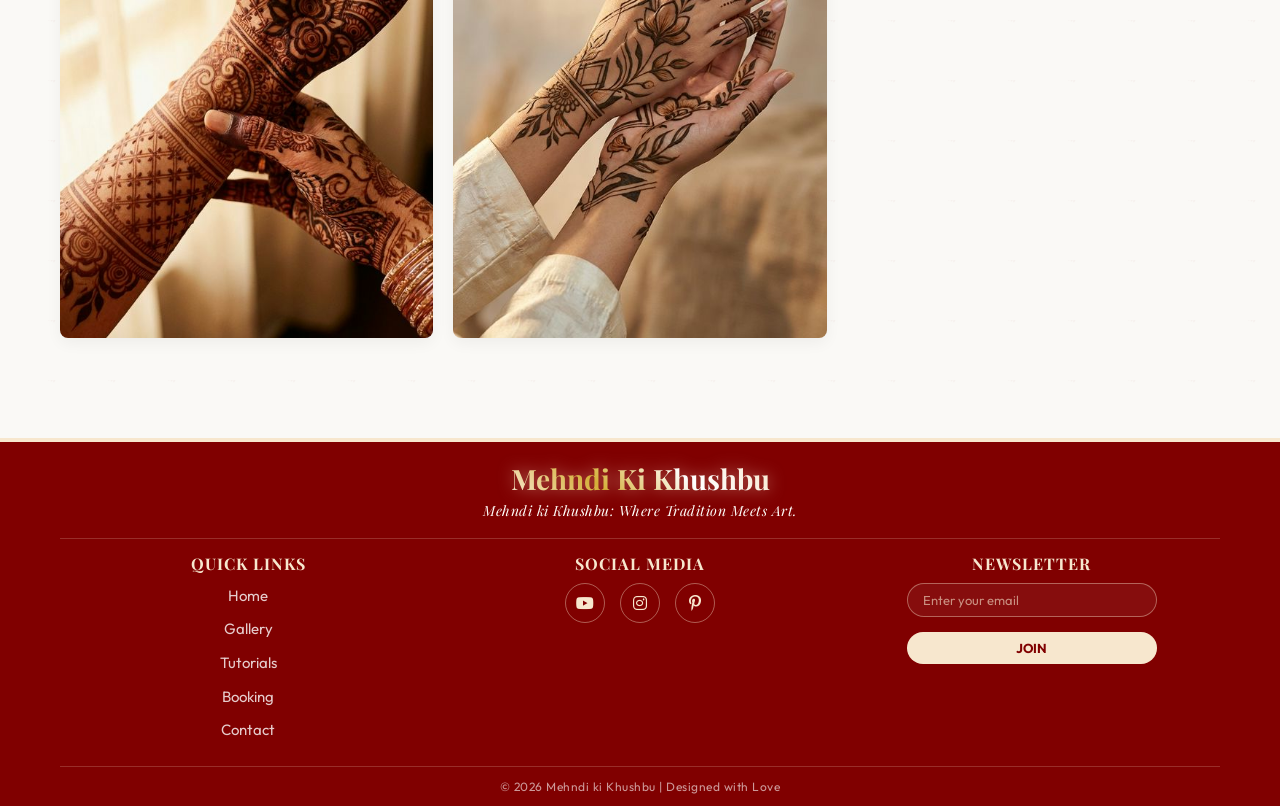
<file: gallery.html>
<!DOCTYPE html>
<html lang="en">

<head>
    <meta charset="UTF-8">
    <meta name="viewport" content="width=device-width, initial-scale=1.0">
    <title>Gallery - Mehndi Ki Khushbu</title>
    <link rel="stylesheet" href="https://cdnjs.cloudflare.com/ajax/libs/font-awesome/6.4.0/css/all.min.css">
    <link rel="stylesheet" href="css/styles.css">
    <style>
        .inner-page-header {
            padding-top: calc(var(--header-height) + 60px);
            padding-bottom: 60px;
            background-color: var(--color-bg-alt);
            text-align: center;
        }

        .filter-container {
            display: flex;
            justify-content: center;
            gap: 15px;
            margin-bottom: 40px;
            flex-wrap: wrap;
        }

        .filter-btn {
            background-color: transparent;
            border: 2px solid var(--color-primary);
            color: var(--color-primary);
            padding: 8px 24px;
            border-radius: 30px;
            font-family: var(--font-body);
            font-weight: 500;
            cursor: pointer;
            transition: all var(--transition-fast);
        }

        .filter-btn.active,
        .filter-btn:hover {
            background-color: var(--color-primary);
            color: var(--color-white);
        }
    </style>
</head>

<body>

    <header>
        <div class="container nav-container">
            <a href="index.html" class="logo">
                Mehndi Ki <span>Khushbu</span>
            </a>

            <button class="mobile-menu-btn">
                <i class="fas fa-bars"></i>
            </button>

            <nav class="nav-links">
                <a href="index.html">Home</a>
                <a href="about.html">About</a>
                <a href="services.html">Services</a>
                <a href="gallery.html" class="active">Gallery</a>
                <a href="videos.html">YouTube</a>
                <a href="blog.html">Blog</a>
                <a href="booking.html">Booking</a>
                <a href="contact.html">Contact</a>
            </nav>
        </div>
    </header>

    <main>

        <section class="inner-page-header">
            <div class="container">
                <h1 class="section-title">Design Portfolio</h1>
                <p style="max-width: 600px; margin: 20px auto 0; color: var(--color-text-light);">Browse through our
                    curated
                    collection of exquisite mehndi designs, ranging from heavy bridal artistry to modern minimalistic
                    aesthetics.</p>
            </div>
        </section>

        <section class="section">
            <div class="container">

                <!-- Filter Buttons -->
                <div class="filter-container">
                    <button class="filter-btn active" data-filter="all">All Designs</button>
                    <button class="filter-btn" data-filter="bridal">Bridal Mehndi</button>
                    <button class="filter-btn" data-filter="eid">Eid Special</button>
                    <button class="filter-btn" data-filter="party">Party / Modern</button>
                </div>

                <div class="gallery-grid" id="portfolio-gallery">
                    <!-- Bridal Items -->
                    <div class="gallery-item" data-category="bridal">
                        <img src="images/bridal_mehndi_1772016141203.png" alt="Royal Bridal Hands Mehndi Design">
                        <div class="gallery-overlay">
                            <h4>Royal Bridal Hands</h4>
                        </div>
                    </div>
                    <div class="gallery-item" data-category="bridal">
                        <img src="images/bridal_mehndi_1772016141203.png" alt="Traditional Intricacy Bridal Details">
                        <div class="gallery-overlay">
                            <h4>Traditional Intricacy</h4>
                        </div>
                    </div>

                    <!-- Eid Items -->
                    <div class="gallery-item" data-category="eid">
                        <img src="images/mehndi_slider2_1772017353486.png" alt="Festive Chand Raat Eid Mehndi">
                        <div class="gallery-overlay">
                            <h4>Festive Chand Raat</h4>
                        </div>
                    </div>
                    <div class="gallery-item" data-category="eid">
                        <img src="images/mehndi_slider2_1772017353486.png" alt="Floral Mandalas Eid Mehndi Design">
                        <div class="gallery-overlay">
                            <h4>Floral Mandalas</h4>
                        </div>
                    </div>

                    <!-- Party/Modern Items -->
                    <div class="gallery-item" data-category="party">
                        <img src="images/mehndi_slider1_1772017320580.png" alt="Minimalist Vines Party Mehndi">
                        <div class="gallery-overlay">
                            <h4>Minimalist Vines</h4>
                        </div>
                    </div>
                    <div class="gallery-item" data-category="party">
                        <img src="images/mehndi_slider3_1772017386917.png" alt="Contemporary Geometric Pattern Mehndi">
                        <div class="gallery-overlay">
                            <h4>Contemporary Geometric</h4>
                        </div>
                    </div>
                    <div class="gallery-item" data-category="bridal">
                        <img src="images/bridal_mehndi_1772016141203.png" alt="Classic Heavy Patterns Bridal Mehndi">
                        <div class="gallery-overlay">
                            <h4>Classic Heavy Patterns</h4>
                        </div>
                    </div>
                    <div class="gallery-item" data-category="party">
                        <img src="images/mehndi_slider1_1772017320580.png" alt="Simple Elegance Mehndi Pattern">
                        <div class="gallery-overlay">
                            <h4>Simple Elegance</h4>
                        </div>
                    </div>
                </div>

            </div>
        </section>

    </main>

    <!-- Footer -->
    <footer>
        <div class="container">
            <div class="footer-top">
                <h2 class="footer-logo">Mehndi Ki Khushbu</h2>
                <div class="footer-tagline">Mehndi ki Khushbu: Where Tradition Meets Art.</div>
            </div>

            <div class="footer-content">
                <div class="footer-links">
                    <h4>Quick Links</h4>
                    <ul>
                        <li><a href="index.html">Home</a></li>
                        <li><a href="gallery.html">Gallery</a></li>
                        <li><a href="videos.html">Tutorials</a></li>
                        <li><a href="booking.html">Booking</a></li>
                        <li><a href="contact.html">Contact</a></li>
                    </ul>
                </div>

                <div class="footer-social">
                    <h4>Social Media</h4>
                    <div class="social-icons">
                        <a href="https://www.youtube.com/@MehndiKiKhushbu" target="_blank" aria-label="YouTube"><i
                                class="fab fa-youtube"></i></a>
                        <a href="#" target="_blank" aria-label="Instagram"><i class="fab fa-instagram"></i></a>
                        <a href="#" target="_blank" aria-label="Pinterest"><i class="fab fa-pinterest-p"></i></a>
                    </div>
                </div>

                <div class="footer-newsletter">
                    <h4>Newsletter</h4>
                    <form class="newsletter-form"
                        onsubmit="event.preventDefault(); alert('Thank you for subscribing!');">
                        <input type="email" placeholder="Enter your email" required>
                        <button type="submit">Join</button>
                    </form>
                </div>
            </div>

            <div class="footer-bottom">
                <p>&copy; 2026 Mehndi ki Khushbu | Designed with Love</p>
            </div>
        </div>
    </footer>

    <script src="js/script.js"></script>
    <script>
        // Check URL params for category pre-selection
        document.addEventListener('DOMContentLoaded', () => {
            const urlParams = new URLSearchParams(window.location.search);
            const category = urlParams.get('cat');

            if (category) {
                const btn = document.querySelector(`.filter-btn[data-filter="${category}"]`);
                if (btn) {
                    btn.click(); // Trigger the click event bound in script.js
                }
            }
        });
    </script>
</body>

</html>
</file>
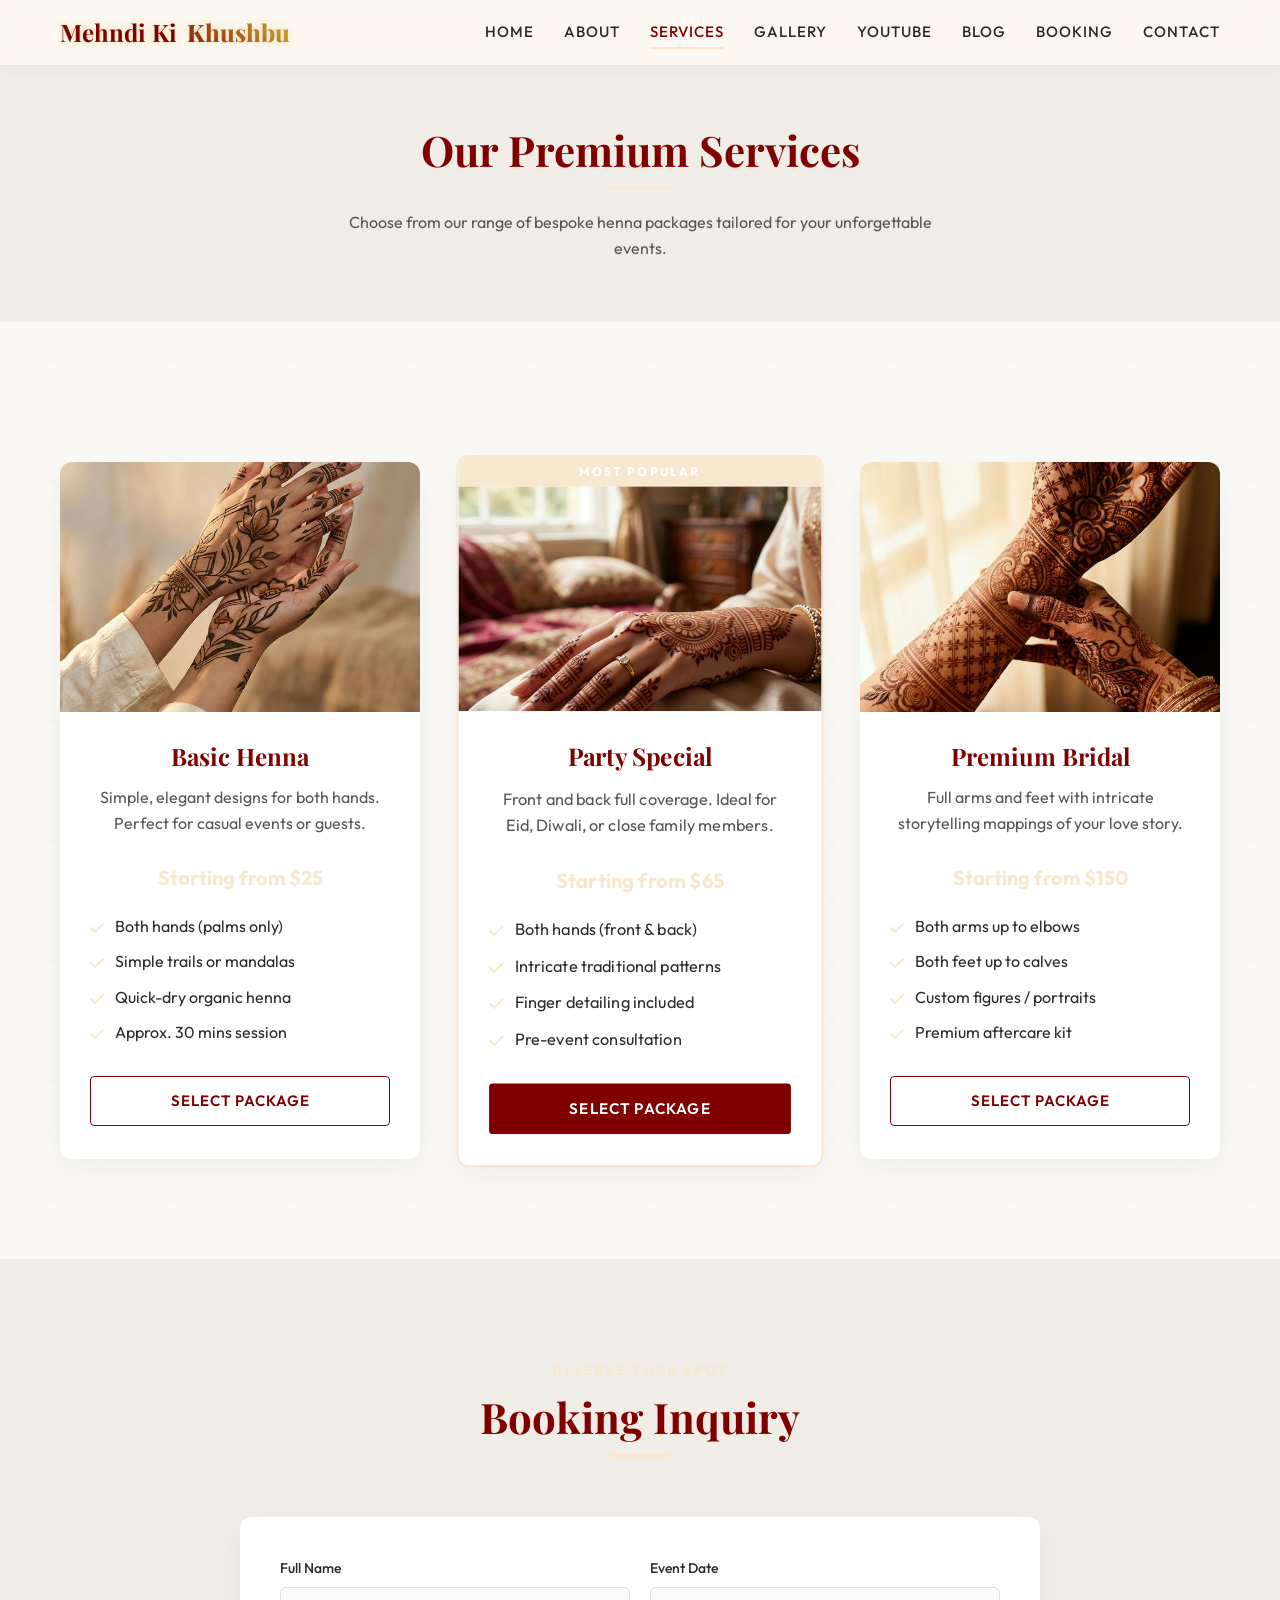
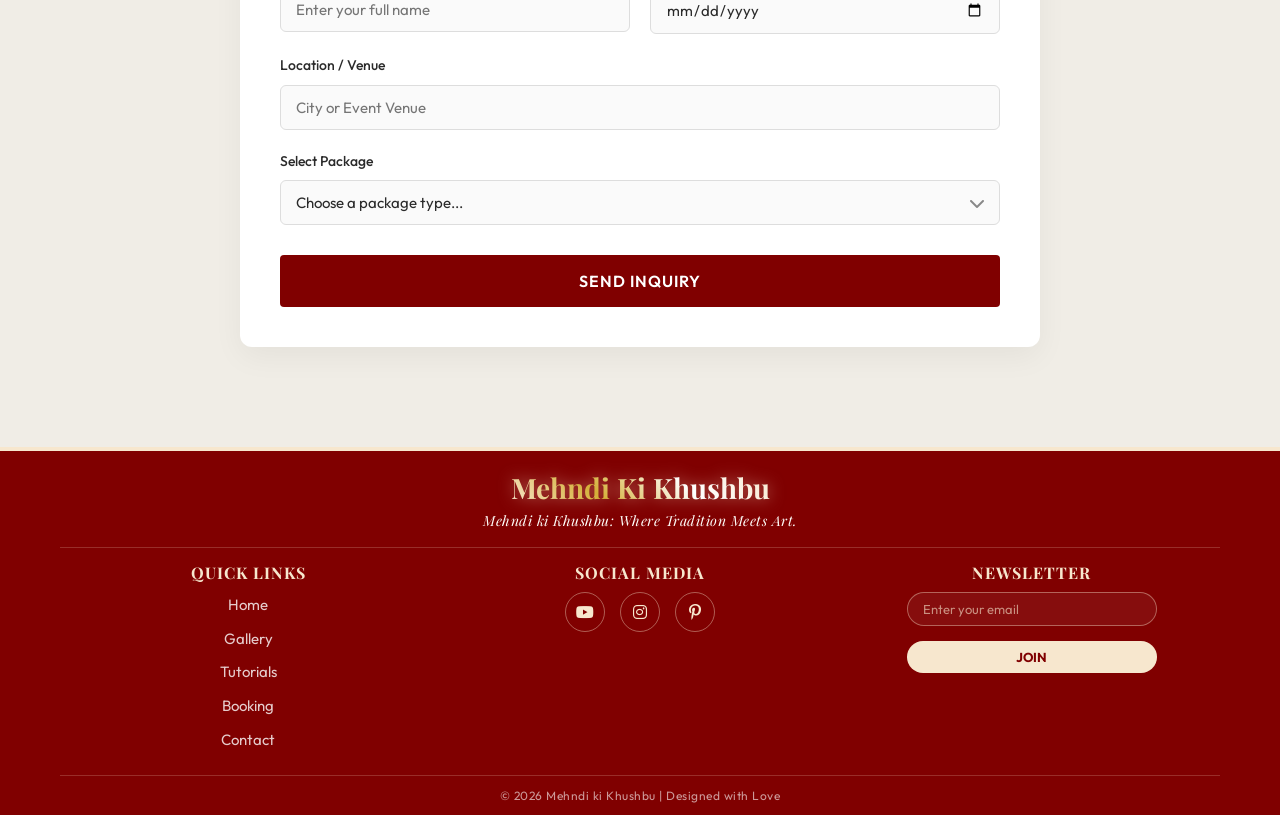
<file: services.html>
<!DOCTYPE html>
<html lang="en">

<head>
    <meta charset="UTF-8">
    <meta name="viewport" content="width=device-width, initial-scale=1.0">
    <title>Services - Mehndi Ki Khushbu</title>
    <link rel="stylesheet" href="https://cdnjs.cloudflare.com/ajax/libs/font-awesome/6.4.0/css/all.min.css">
    <link rel="stylesheet" href="css/styles.css">
    <style>
        .inner-page-header {
            padding-top: calc(var(--header-height) + 60px);
            padding-bottom: 60px;
            background-color: var(--color-bg-alt);
            text-align: center;
        }

        .services-grid {
            display: grid;
            grid-template-columns: repeat(auto-fit, minmax(320px, 1fr));
            gap: 40px;
            margin-top: 40px;
        }

        .service-card {
            background-color: var(--color-white);
            border-radius: 12px;
            overflow: hidden;
            box-shadow: 0 10px 30px rgba(0, 0, 0, 0.05);
            transition: transform var(--transition-normal);
            position: relative;
        }

        .service-card:hover {
            transform: translateY(-8px);
        }

        .service-image {
            width: 100%;
            height: 250px;
            object-fit: cover;
        }

        .service-content {
            padding: 30px;
            text-align: center;
        }

        .service-title {
            color: var(--color-primary);
            font-size: 24px;
            margin-bottom: 15px;
            font-family: var(--font-heading);
        }

        .service-desc {
            color: var(--color-text-light);
            margin-bottom: 25px;
            font-size: 16px;
        }

        .service-price {
            font-size: 20px;
            color: var(--color-secondary);
            font-weight: 700;
            margin-bottom: 20px;
            display: block;
        }

        .service-features {
            list-style: none;
            padding: 0;
            margin-bottom: 30px;
            text-align: left;
        }

        .service-features li {
            position: relative;
            padding-left: 25px;
            margin-bottom: 10px;
            color: var(--color-text);
        }

        .service-features li::before {
            content: '\f00c';
            font-family: 'Font Awesome 6 Free';
            font-weight: 900;
            color: var(--color-secondary);
            position: absolute;
            left: 0;
            top: 2px;
        }
    </style>
</head>

<body>

    <!-- Header Navigation -->
    <header>
        <div class="container nav-container">
            <a href="index.html" class="logo">
                Mehndi Ki <span>Khushbu</span>
            </a>

            <button class="mobile-menu-btn">
                <i class="fas fa-bars"></i>
            </button>

            <nav class="nav-links">
                <a href="index.html">Home</a>
                <a href="about.html">About</a>
                <a href="services.html" class="active">Services</a>
                <a href="gallery.html">Gallery</a>
                <a href="videos.html">YouTube</a>
                <a href="blog.html">Blog</a>
                <a href="booking.html">Booking</a>
                <a href="contact.html">Contact</a>
            </nav>
        </div>
    </header>

    <main>

        <section class="inner-page-header">
            <div class="container animate-on-scroll">
                <h1 class="section-title">Our Premium Services</h1>
                <p style="max-width: 600px; margin: 20px auto 0; color: var(--color-text-light);">Choose from our range
                    of
                    bespoke henna packages tailored for your unforgettable events.</p>
            </div>
        </section>

        <section class="section">
            <div class="container">
                <div class="services-grid">

                    <!-- Pricing Card 1: Basic Henna -->
                    <div class="service-card animate-on-scroll hover-glow">
                        <img src="images/mehndi_slider1_1772017320580.png" alt="Basic Henna design on hands"
                            class="service-image">
                        <div class="service-content">
                            <h3 class="service-title">Basic Henna</h3>
                            <p class="service-desc">Simple, elegant designs for both hands. Perfect for casual events or
                                guests.</p>
                            <span class="service-price">Starting from $25</span>

                            <ul class="service-features">
                                <li>Both hands (palms only)</li>
                                <li>Simple trails or mandalas</li>
                                <li>Quick-dry organic henna</li>
                                <li>Approx. 30 mins session</li>
                            </ul>
                            <a href="#booking-section" class="btn btn-outline" style="width: 100%;">Select Package</a>
                        </div>
                    </div>

                    <!-- Pricing Card 2: Party Special -->
                    <div class="service-card animate-on-scroll hover-glow"
                        style="animation-delay: 0.2s; border: 2px solid var(--color-secondary); transform: scale(1.02); z-index: 1;">
                        <div
                            style="background: var(--color-secondary); color: white; padding: 5px; font-weight: bold; text-align: center; text-transform: uppercase; font-size: 12px; letter-spacing: 2px;">
                            Most Popular</div>
                        <img src="images/mehndi_slider2_1772017353486.png"
                            alt="Party Special Mehndi covering front and back hands" class="service-image"
                            style="height: 220px;">
                        <div class="service-content">
                            <h3 class="service-title">Party Special</h3>
                            <p class="service-desc">Front and back full coverage. Ideal for Eid, Diwali, or close family
                                members.</p>
                            <span class="service-price">Starting from $65</span>

                            <ul class="service-features">
                                <li>Both hands (front & back)</li>
                                <li>Intricate traditional patterns</li>
                                <li>Finger detailing included</li>
                                <li>Pre-event consultation</li>
                            </ul>
                            <a href="#booking-section" class="btn btn-primary" style="width: 100%;">Select Package</a>
                        </div>
                    </div>

                    <!-- Pricing Card 3: Premium Bridal -->
                    <div class="service-card animate-on-scroll hover-glow" style="animation-delay: 0.4s;">
                        <img src="images/bridal_mehndi_1772016141203.png"
                            alt="Premium Bridal Henna extending to full arms" class="service-image">
                        <div class="service-content">
                            <h3 class="service-title">Premium Bridal</h3>
                            <p class="service-desc">Full arms and feet with intricate storytelling mappings of your love
                                story.</p>
                            <span class="service-price">Starting from $150</span>

                            <ul class="service-features">
                                <li>Both arms up to elbows</li>
                                <li>Both feet up to calves</li>
                                <li>Custom figures / portraits</li>
                                <li>Premium aftercare kit</li>
                            </ul>
                            <a href="#booking-section" class="btn btn-outline" style="width: 100%;">Select Package</a>
                        </div>
                    </div>

                </div>
            </div>
        </section>

        <!-- Booking Inquiry Form Section -->
        <section id="booking-section" class="section animate-on-scroll" style="background-color: var(--color-bg-alt);">
            <div class="container">
                <div class="section-header">
                    <span class="section-subtitle">Reserve Your Spot</span>
                    <h2 class="section-title">Booking Inquiry</h2>
                </div>

                <div class="booking-form-container">
                    <form class="minimal-form"
                        onsubmit="event.preventDefault(); alert('Booking Inquiry Submitted Successfully!');">
                        <div class="form-grid">
                            <div class="form-group">
                                <label for="name">Full Name</label>
                                <input type="text" id="name" name="name" placeholder="Enter your full name" required>
                            </div>
                            <div class="form-group">
                                <label for="event-date">Event Date</label>
                                <input type="date" id="event-date" name="event-date" required>
                            </div>
                            <div class="form-group" style="grid-column: 1 / -1;">
                                <label for="location">Location / Venue</label>
                                <input type="text" id="location" name="location" placeholder="City or Event Venue"
                                    required>
                            </div>
                            <div class="form-group" style="grid-column: 1 / -1;">
                                <label for="package">Select Package</label>
                                <div class="select-wrapper">
                                    <select id="package" name="package" required>
                                        <option value="" disabled selected>Choose a package type...</option>
                                        <option value="basic">Basic Henna ($25+)</option>
                                        <option value="party">Party Special ($65+)</option>
                                        <option value="bridal">Premium Bridal ($150+)</option>
                                    </select>
                                    <i class="fas fa-chevron-down select-icon"></i>
                                </div>
                            </div>
                        </div>
                        <button type="submit" class="btn btn-primary submit-btn">Send Inquiry</button>
                    </form>
                </div>
            </div>
        </section>

    </main>

    <!-- Footer -->
    <footer>
        <div class="container">
            <div class="footer-top">
                <h2 class="footer-logo">Mehndi Ki Khushbu</h2>
                <div class="footer-tagline">Mehndi ki Khushbu: Where Tradition Meets Art.</div>
            </div>

            <div class="footer-content">
                <div class="footer-links">
                    <h4>Quick Links</h4>
                    <ul>
                        <li><a href="index.html">Home</a></li>
                        <li><a href="gallery.html">Gallery</a></li>
                        <li><a href="videos.html">Tutorials</a></li>
                        <li><a href="booking.html">Booking</a></li>
                        <li><a href="contact.html">Contact</a></li>
                    </ul>
                </div>

                <div class="footer-social">
                    <h4>Social Media</h4>
                    <div class="social-icons">
                        <a href="https://www.youtube.com/@MehndiKiKhushbu" target="_blank" aria-label="YouTube"><i
                                class="fab fa-youtube"></i></a>
                        <a href="#" target="_blank" aria-label="Instagram"><i class="fab fa-instagram"></i></a>
                        <a href="#" target="_blank" aria-label="Pinterest"><i class="fab fa-pinterest-p"></i></a>
                    </div>
                </div>

                <div class="footer-newsletter">
                    <h4>Newsletter</h4>
                    <form class="newsletter-form"
                        onsubmit="event.preventDefault(); alert('Thank you for subscribing!');">
                        <input type="email" placeholder="Enter your email" required>
                        <button type="submit">Join</button>
                    </form>
                </div>
            </div>

            <div class="footer-bottom">
                <p>&copy; 2026 Mehndi ki Khushbu | Designed with Love</p>
            </div>
        </div>
    </footer>

    <!-- JS Scripts -->
    <script src="js/script.js"></script>
</body>

</html>
</file>
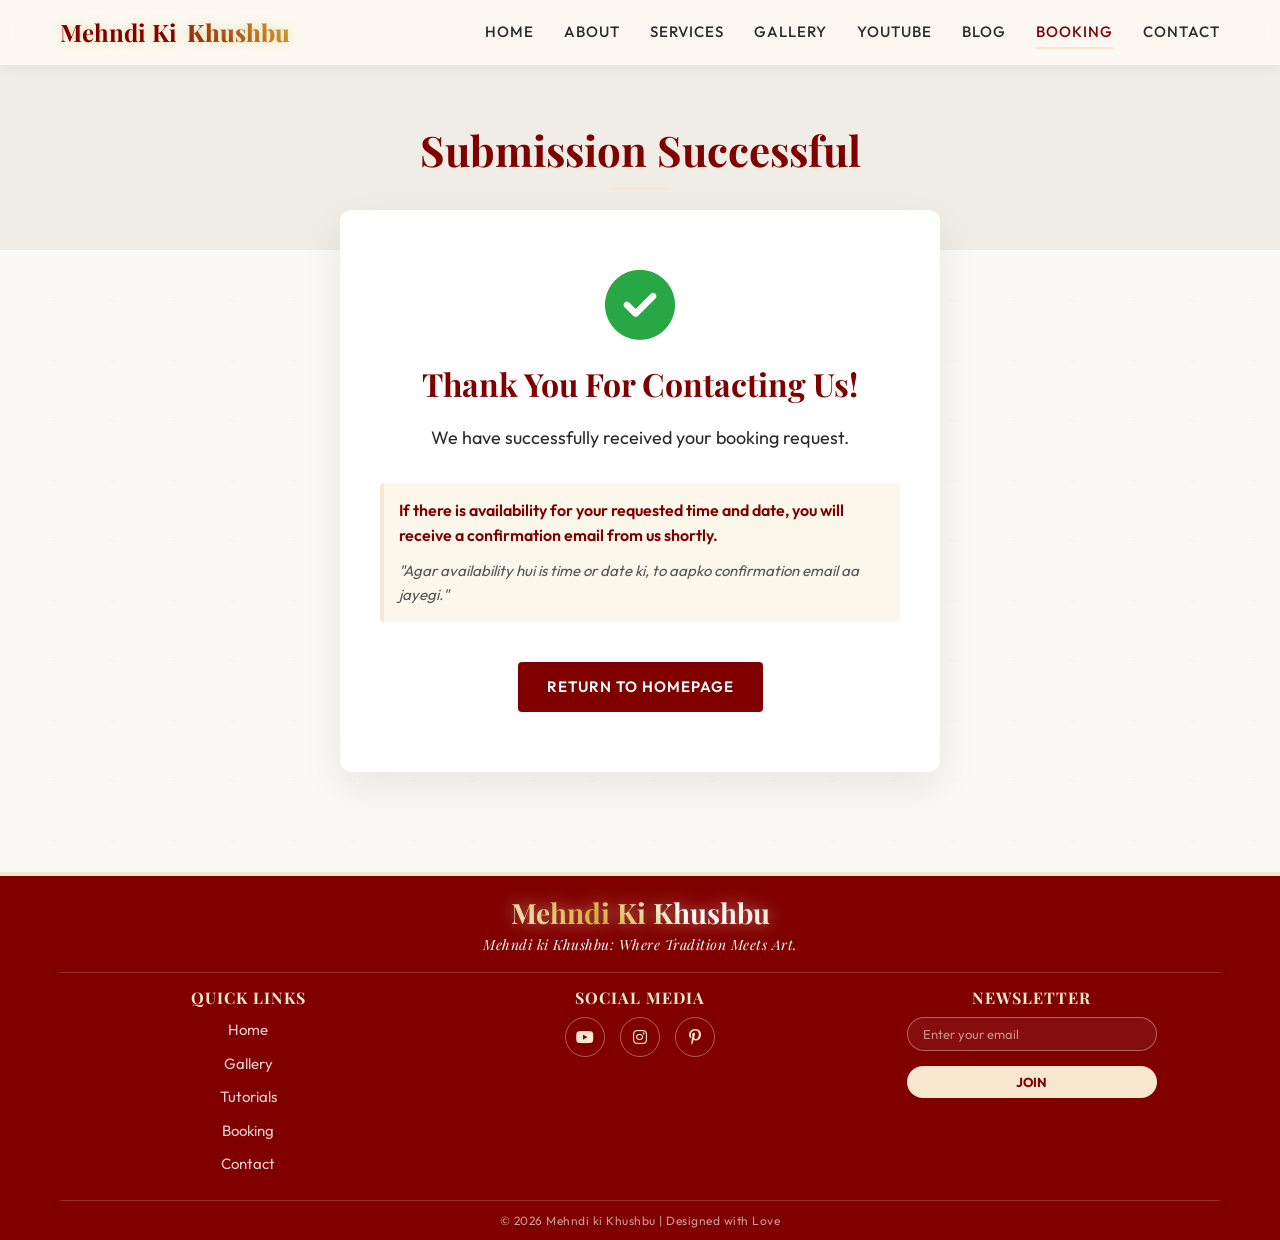
<file: thankyou.html>
<!DOCTYPE html>
<html lang="en">

<head>
    <meta charset="UTF-8">
    <meta name="viewport" content="width=device-width, initial-scale=1.0">
    <title>Thank You - Mehndi Ki Khushbu</title>
    <link rel="stylesheet" href="https://cdnjs.cloudflare.com/ajax/libs/font-awesome/6.4.0/css/all.min.css">
    <link rel="stylesheet" href="css/styles.css">
    <style>
        .inner-page-header {
            padding-top: calc(var(--header-height) + 60px);
            padding-bottom: 60px;
            background-color: var(--color-bg-alt);
            text-align: center;
        }

        .thankyou-container {
            max-width: 600px;
            margin: 0 auto;
            background-color: var(--color-white);
            padding: 60px 40px;
            border-radius: 12px;
            box-shadow: 0 15px 40px rgba(0, 0, 0, 0.08);
            margin-top: -40px;
            position: relative;
            z-index: 10;
            text-align: center;
        }

        .success-icon {
            font-size: 70px;
            color: #28a745;
            margin-bottom: 25px;
        }

        .thankyou-container h2 {
            color: var(--color-primary);
            font-family: var(--font-heading);
            font-size: 32px;
            margin-bottom: 20px;
        }

        .thankyou-container p {
            color: var(--color-text);
            font-size: 18px;
            line-height: 1.6;
            margin-bottom: 15px;
        }

        .thankyou-note {
            background-color: rgba(212, 175, 55, 0.1);
            border-left: 4px solid var(--color-secondary);
            padding: 15px;
            border-radius: 4px;
            margin: 30px 0;
            text-align: left;
        }

        .thankyou-note p {
            margin: 0;
            font-size: 16px;
        }

        .urdu-translation {
            font-size: 15px !important;
            color: var(--color-text-light) !important;
            font-style: italic;
            margin-top: 10px !important;
        }
    </style>
</head>

<body>

    <!-- Header Navigation -->
    <header>
        <div class="container nav-container">
            <a href="index.html" class="logo">
                Mehndi Ki <span>Khushbu</span>
            </a>

            <button class="mobile-menu-btn">
                <i class="fas fa-bars"></i>
            </button>

            <nav class="nav-links">
                <a href="index.html">Home</a>
                <a href="about.html">About</a>
                <a href="services.html">Services</a>
                <a href="gallery.html">Gallery</a>
                <a href="videos.html">YouTube</a>
                <a href="blog.html">Blog</a>
                <a href="booking.html" class="active">Booking</a>
                <a href="contact.html">Contact</a>
            </nav>
        </div>
    </header>

    <main>

        <section class="inner-page-header">
            <div class="container">
                <h1 class="section-title">Submission Successful</h1>
            </div>
        </section>

        <section class="section" style="padding-top: 0; min-height: 50vh;">
            <div class="container">

                <div class="thankyou-container animate-on-scroll">
                    <i class="fas fa-check-circle success-icon"></i>
                    <h2>Thank You For Contacting Us!</h2>

                    <p>We have successfully received your booking request.</p>

                    <div class="thankyou-note">
                        <p style="color: var(--color-primary); font-weight: 600;">If there is availability for your
                            requested time and date, you will receive a confirmation email from us shortly.</p>
                        <p class="urdu-translation">"Agar availability hui is time or date ki, to aapko confirmation
                            email aa jayegi."</p>
                    </div>

                    <a href="index.html" class="btn btn-primary" style="margin-top: 10px;">Return to Homepage</a>
                </div>

            </div>
        </section>

    </main>

    <!-- Footer -->
    <footer>
        <div class="container">
            <div class="footer-top">
                <h2 class="footer-logo">Mehndi Ki Khushbu</h2>
                <div class="footer-tagline">Mehndi ki Khushbu: Where Tradition Meets Art.</div>
            </div>

            <div class="footer-content">
                <div class="footer-links">
                    <h4>Quick Links</h4>
                    <ul>
                        <li><a href="index.html">Home</a></li>
                        <li><a href="gallery.html">Gallery</a></li>
                        <li><a href="videos.html">Tutorials</a></li>
                        <li><a href="booking.html">Booking</a></li>
                        <li><a href="contact.html">Contact</a></li>
                    </ul>
                </div>

                <div class="footer-social">
                    <h4>Social Media</h4>
                    <div class="social-icons">
                        <a href="https://www.youtube.com/@MehndiKiKhushbu" target="_blank" aria-label="YouTube"><i
                                class="fab fa-youtube"></i></a>
                        <a href="#" target="_blank" aria-label="Instagram"><i class="fab fa-instagram"></i></a>
                        <a href="#" target="_blank" aria-label="Pinterest"><i class="fab fa-pinterest-p"></i></a>
                    </div>
                </div>

                <div class="footer-newsletter">
                    <h4>Newsletter</h4>
                    <form class="newsletter-form"
                        onsubmit="event.preventDefault(); alert('Thank you for subscribing!');">
                        <input type="email" placeholder="Enter your email" required>
                        <button type="submit">Join</button>
                    </form>
                </div>
            </div>

            <div class="footer-bottom">
                <p>&copy; 2026 Mehndi ki Khushbu | Designed with Love</p>
            </div>
        </div>
    </footer>

    <!-- JS Scripts -->
    <script src="js/script.js"></script>
    <script>
        // Trigger intersection observer for the animation
        document.addEventListener('DOMContentLoaded', () => {
            const thankYouContainer = document.querySelector('.thankyou-container');
            if (thankYouContainer) {
                setTimeout(() => {
                    thankYouContainer.classList.add('is-visible');
                }, 100);
            }
        });
    </script>
</body>

</html>
</file>
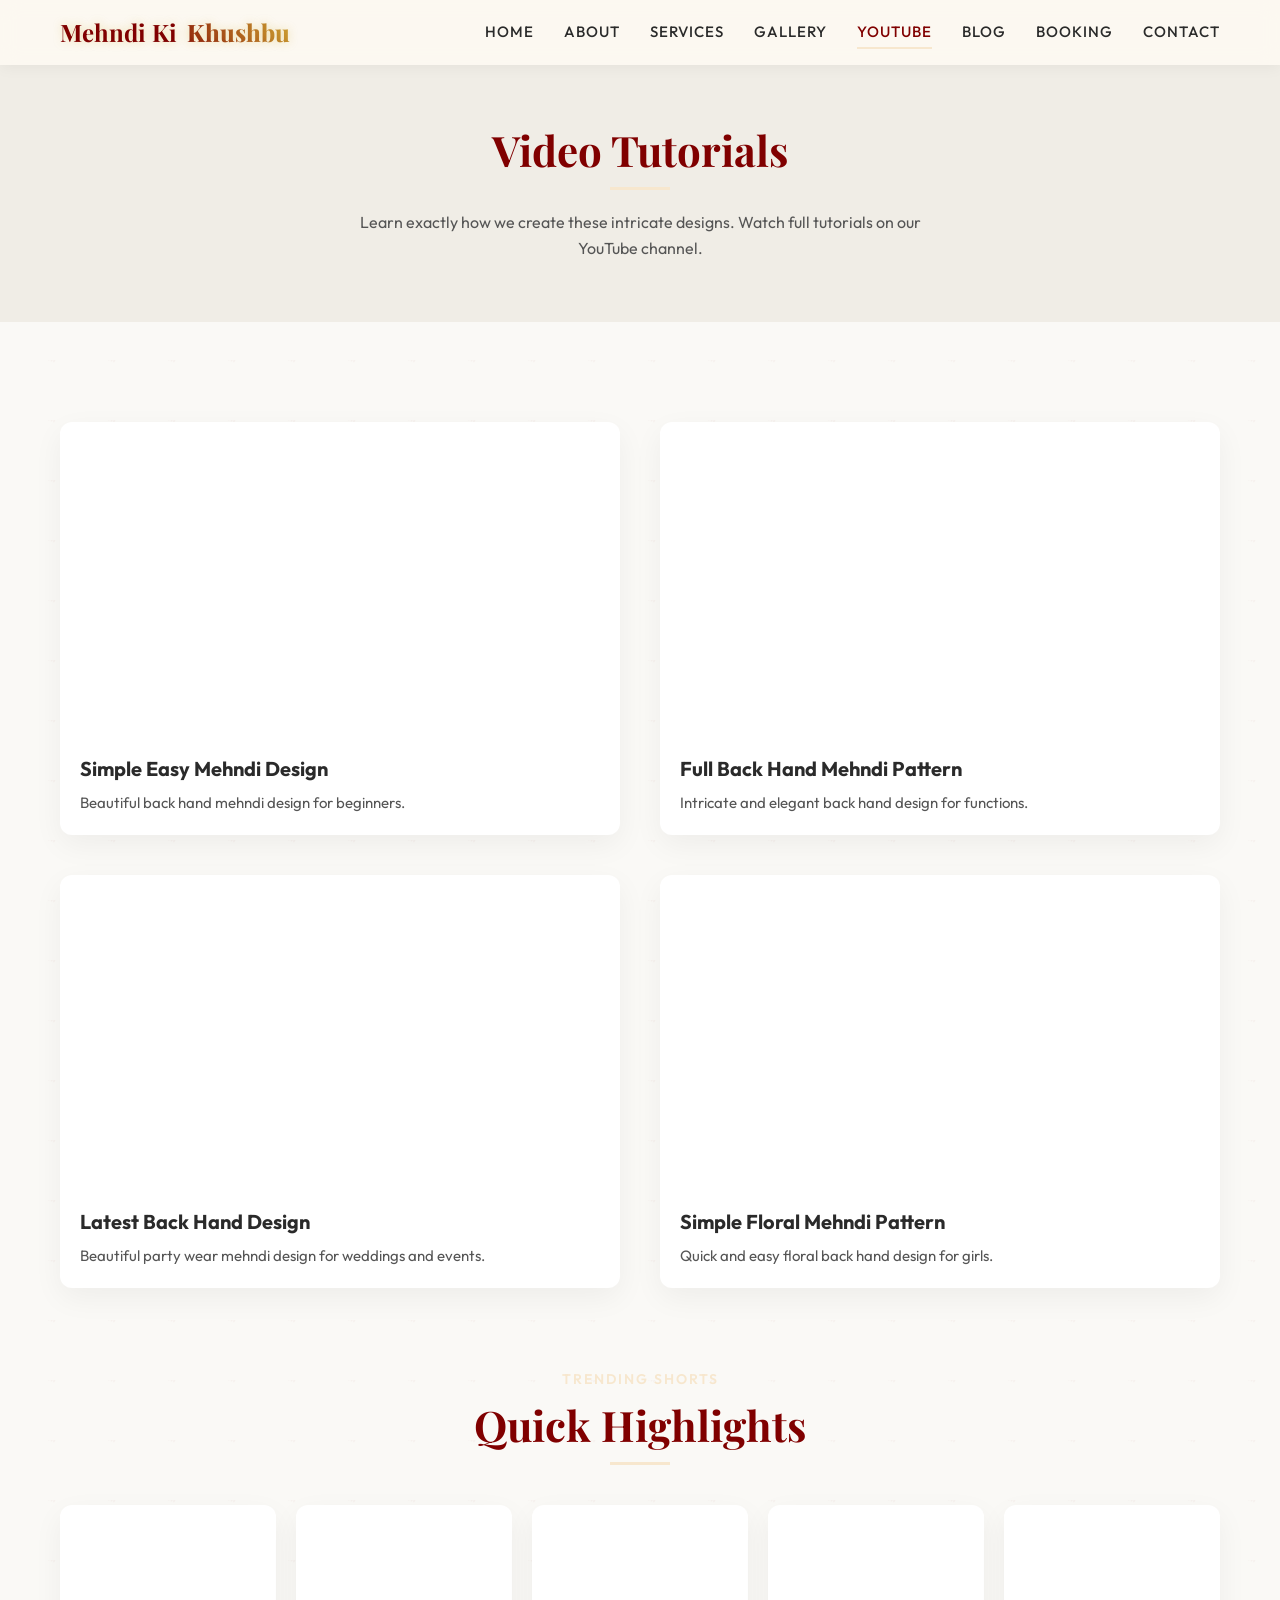
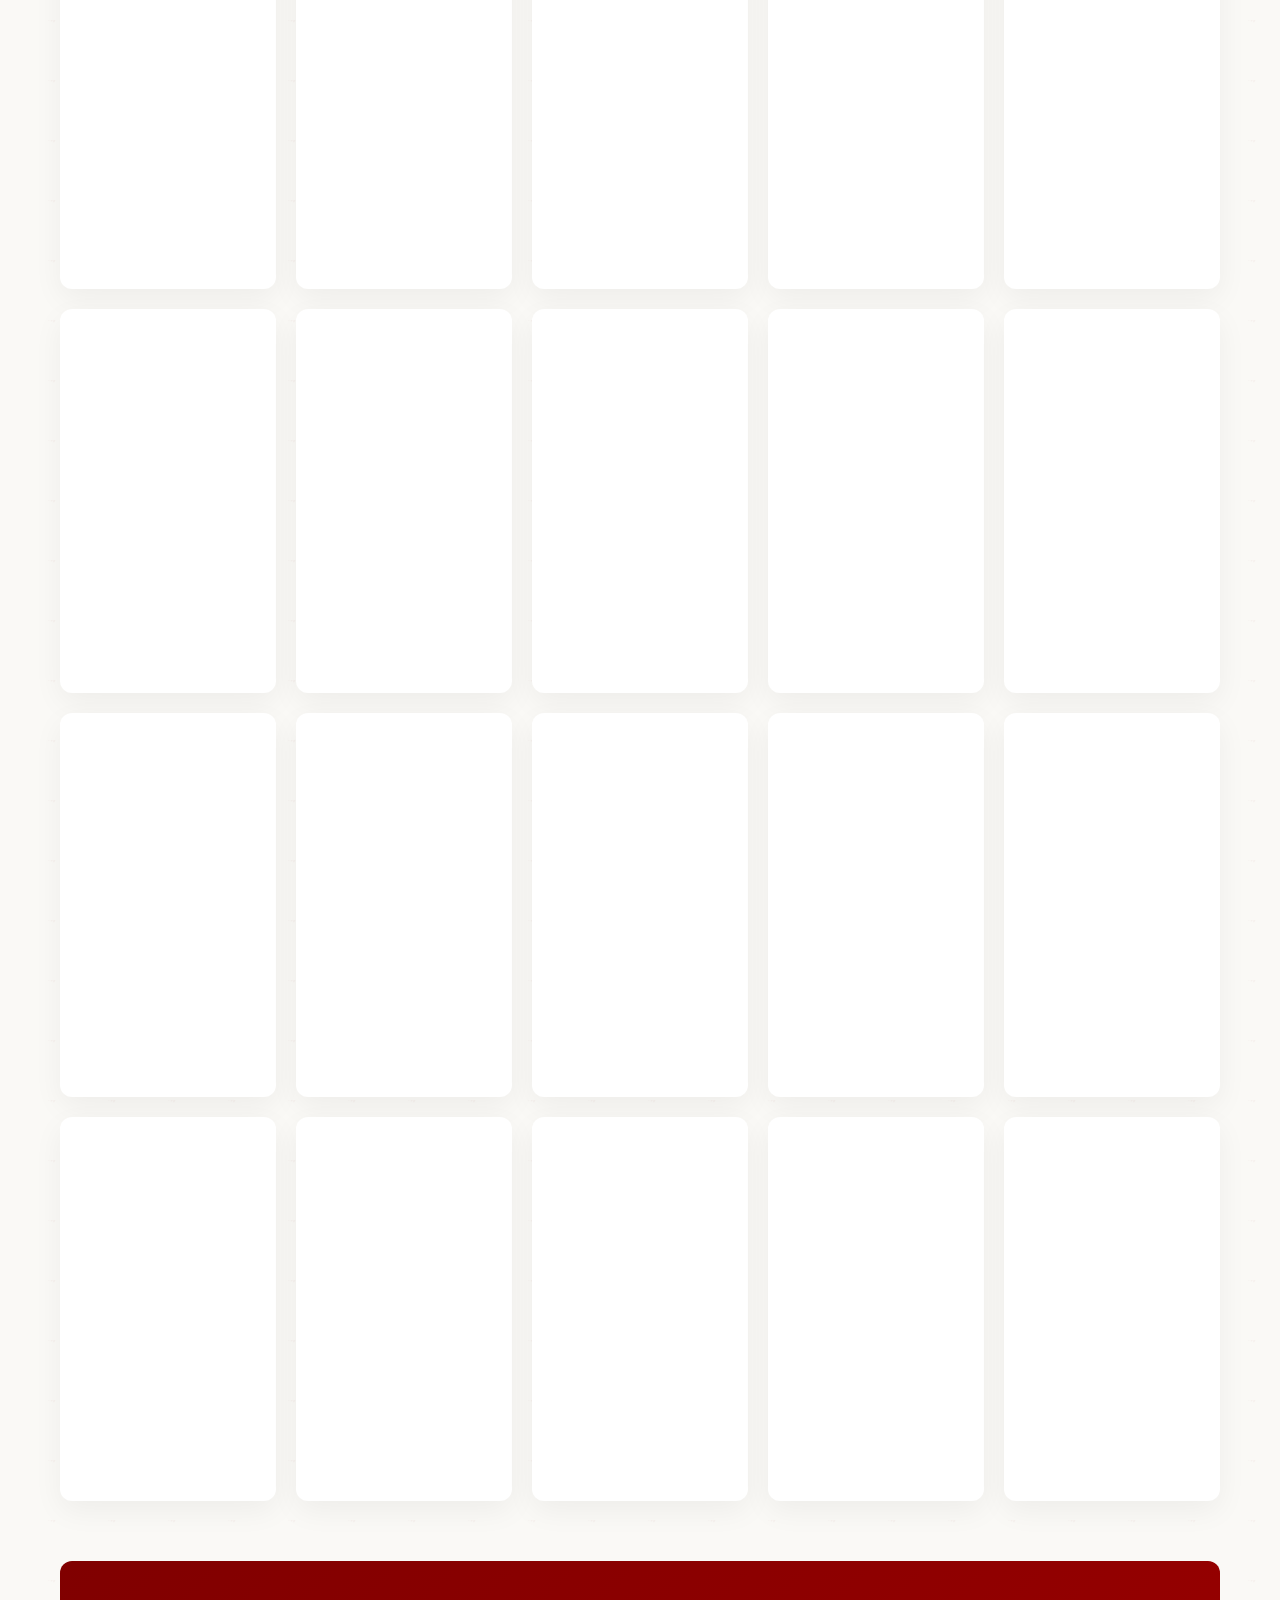
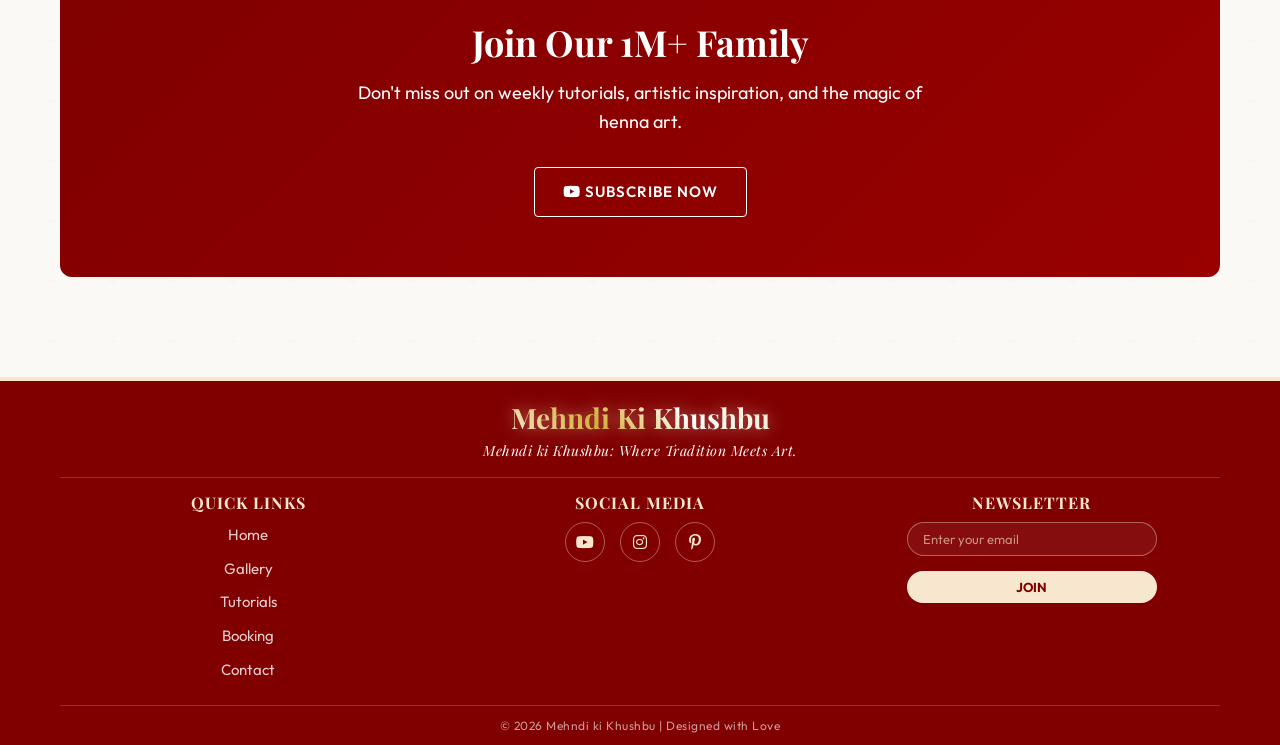
<file: videos.html>
<!DOCTYPE html>
<html lang="en">

<head>
    <meta charset="UTF-8">
    <meta name="viewport" content="width=device-width, initial-scale=1.0">
    <title>YouTube Tutorials - Mehndi Ki Khushbu</title>
    <link rel="stylesheet" href="https://cdnjs.cloudflare.com/ajax/libs/font-awesome/6.4.0/css/all.min.css">
    <link rel="stylesheet" href="css/styles.css">
    <style>
        .inner-page-header {
            padding-top: calc(var(--header-height) + 60px);
            padding-bottom: 60px;
            background-color: var(--color-bg-alt);
            text-align: center;
        }

        .videos-grid {
            display: grid;
            grid-template-columns: repeat(auto-fit, minmax(400px, 1fr));
            gap: 40px;
        }

        .video-item {
            background-color: var(--color-white);
            border-radius: 12px;
            overflow: hidden;
            box-shadow: 0 10px 30px rgba(0, 0, 0, 0.05);
            transition: transform var(--transition-normal);
        }

        .video-item:hover {
            transform: translateY(-5px);
        }

        .video-wrapper {
            position: relative;
            padding-bottom: 56.25%;
            /* 16:9 ratio */
            height: 0;
            overflow: hidden;
        }

        .video-wrapper iframe {
            position: absolute;
            top: 0;
            left: 0;
            width: 100%;
            height: 100%;
        }

        .video-info {
            padding: 20px;
        }

        .video-info h3 {
            font-family: var(--font-body);
            font-size: 20px;
            margin-bottom: 10px;
            color: var(--color-text);
        }

        .video-info p {
            color: var(--color-text-light);
            font-size: 15px;
        }

        @media (max-width: 480px) {
            .videos-grid {
                grid-template-columns: 1fr;
            }
        }

        .subscribe-banner {
            background: linear-gradient(135deg, var(--color-primary), var(--color-primary-light));
            color: white;
            padding: 60px 20px;
            text-align: center;
            border-radius: 12px;
            margin-top: 60px;
        }

        .subscribe-banner h2 {
            color: white;
            font-size: 36px;
            margin-bottom: 15px;
        }

        .subscribe-banner p {
            font-size: 18px;
            margin-bottom: 30px;
            max-width: 600px;
            margin-inline: auto;
        }
    </style>
</head>

<body>

    <header>
        <div class="container nav-container">
            <a href="index.html" class="logo">
                Mehndi Ki <span>Khushbu</span>
            </a>

            <button class="mobile-menu-btn">
                <i class="fas fa-bars"></i>
            </button>

            <nav class="nav-links">
                <a href="index.html">Home</a>
                <a href="about.html">About</a>
                <a href="services.html">Services</a>
                <a href="gallery.html">Gallery</a>
                <a href="videos.html" class="active">YouTube</a>
                <a href="blog.html">Blog</a>
                <a href="booking.html">Booking</a>
                <a href="contact.html">Contact</a>
            </nav>
        </div>
    </header>

    <main>

        <section class="inner-page-header">
            <div class="container">
                <h1 class="section-title">Video Tutorials</h1>
                <p style="max-width: 600px; margin: 20px auto 0; color: var(--color-text-light);">Learn exactly how we
                    create these intricate designs. Watch full tutorials on our YouTube channel.</p>
            </div>
        </section>

        <section class="section">
            <div class="container">

                <div class="videos-grid">
                    <!-- Video 1 -->
                    <div class="video-item">
                        <div class="video-wrapper">
                            <iframe src="https://www.youtube.com/embed/MsrA5V2aqWo" title="YouTube video player"
                                frameborder="0"
                                allow="accelerometer; autoplay; clipboard-write; encrypted-media; gyroscope; picture-in-picture"
                                allowfullscreen></iframe>
                        </div>
                        <div class="video-info">
                            <h3>Simple Easy Mehndi Design</h3>
                            <p>Beautiful back hand mehndi design for beginners.</p>
                        </div>
                    </div>

                    <!-- Video 2 -->
                    <div class="video-item">
                        <div class="video-wrapper">
                            <iframe src="https://www.youtube.com/embed/DwAfbzbD_Zo" title="YouTube video player"
                                frameborder="0"
                                allow="accelerometer; autoplay; clipboard-write; encrypted-media; gyroscope; picture-in-picture"
                                allowfullscreen></iframe>
                        </div>
                        <div class="video-info">
                            <h3>Full Back Hand Mehndi Pattern</h3>
                            <p>Intricate and elegant back hand design for functions.</p>
                        </div>
                    </div>

                    <!-- Video 3 -->
                    <div class="video-item">
                        <div class="video-wrapper">
                            <iframe src="https://www.youtube.com/embed/IcLQF1e6F_c" title="YouTube video player"
                                frameborder="0"
                                allow="accelerometer; autoplay; clipboard-write; encrypted-media; gyroscope; picture-in-picture"
                                allowfullscreen></iframe>
                        </div>
                        <div class="video-info">
                            <h3>Latest Back Hand Design</h3>
                            <p>Beautiful party wear mehndi design for weddings and events.</p>
                        </div>
                    </div>

                    <!-- Video 4 -->
                    <div class="video-item">
                        <div class="video-wrapper">
                            <iframe src="https://www.youtube.com/embed/02X9RbqECGs" title="YouTube video player"
                                frameborder="0"
                                allow="accelerometer; autoplay; clipboard-write; encrypted-media; gyroscope; picture-in-picture"
                                allowfullscreen></iframe>
                        </div>
                        <div class="video-info">
                            <h3>Simple Floral Mehndi Pattern</h3>
                            <p>Quick and easy floral back hand design for girls.</p>
                        </div>
                    </div>
                </div>

                <!-- YouTube Shorts Section -->
                <div class="section-header" style="margin-top: 80px; margin-bottom: 40px;">
                    <span class="section-subtitle">Trending Shorts</span>
                    <h2 class="section-title">Quick Highlights</h2>
                </div>

                <div style="display: grid; grid-template-columns: repeat(auto-fill, minmax(200px, 1fr)); gap: 20px;">
                    <!-- Short 1 -->
                    <div class="video-item hover-glow">
                        <div style="position: relative; padding-bottom: 177.77%; height: 0; overflow: hidden;">
                            <iframe style="position: absolute; top: 0; left: 0; width: 100%; height: 100%;"
                                src="https://www.youtube.com/embed/o9zlhizdVh0" title="YouTube Short" frameborder="0"
                                allow="accelerometer; autoplay; clipboard-write; encrypted-media; gyroscope; picture-in-picture"
                                allowfullscreen></iframe>
                        </div>
                    </div>
                    <!-- Short 2 -->
                    <div class="video-item hover-glow">
                        <div style="position: relative; padding-bottom: 177.77%; height: 0; overflow: hidden;">
                            <iframe style="position: absolute; top: 0; left: 0; width: 100%; height: 100%;"
                                src="https://www.youtube.com/embed/jrUmdb_kkbk" title="YouTube Short" frameborder="0"
                                allow="accelerometer; autoplay; clipboard-write; encrypted-media; gyroscope; picture-in-picture"
                                allowfullscreen></iframe>
                        </div>
                    </div>
                    <!-- Short 3 -->
                    <div class="video-item hover-glow">
                        <div style="position: relative; padding-bottom: 177.77%; height: 0; overflow: hidden;">
                            <iframe style="position: absolute; top: 0; left: 0; width: 100%; height: 100%;"
                                src="https://www.youtube.com/embed/w7HCeCWi7RE" title="YouTube Short" frameborder="0"
                                allow="accelerometer; autoplay; clipboard-write; encrypted-media; gyroscope; picture-in-picture"
                                allowfullscreen></iframe>
                        </div>
                    </div>
                    <!-- Short 4 -->
                    <div class="video-item hover-glow">
                        <div style="position: relative; padding-bottom: 177.77%; height: 0; overflow: hidden;">
                            <iframe style="position: absolute; top: 0; left: 0; width: 100%; height: 100%;"
                                src="https://www.youtube.com/embed/cqkj0LTEj5c" title="YouTube Short" frameborder="0"
                                allow="accelerometer; autoplay; clipboard-write; encrypted-media; gyroscope; picture-in-picture"
                                allowfullscreen></iframe>
                        </div>
                    </div>
                    <!-- Short 5 -->
                    <div class="video-item hover-glow">
                        <div style="position: relative; padding-bottom: 177.77%; height: 0; overflow: hidden;">
                            <iframe style="position: absolute; top: 0; left: 0; width: 100%; height: 100%;"
                                src="https://www.youtube.com/embed/IbU-Cjilo5s" title="YouTube Short" frameborder="0"
                                allow="accelerometer; autoplay; clipboard-write; encrypted-media; gyroscope; picture-in-picture"
                                allowfullscreen></iframe>
                        </div>
                    </div>
                    <!-- Short 6 -->
                    <div class="video-item hover-glow">
                        <div style="position: relative; padding-bottom: 177.77%; height: 0; overflow: hidden;">
                            <iframe style="position: absolute; top: 0; left: 0; width: 100%; height: 100%;"
                                src="https://www.youtube.com/embed/J1WqBhN6feg" title="YouTube Short" frameborder="0"
                                allow="accelerometer; autoplay; clipboard-write; encrypted-media; gyroscope; picture-in-picture"
                                allowfullscreen></iframe>
                        </div>
                    </div>
                    <!-- Short 7 -->
                    <div class="video-item hover-glow">
                        <div style="position: relative; padding-bottom: 177.77%; height: 0; overflow: hidden;">
                            <iframe style="position: absolute; top: 0; left: 0; width: 100%; height: 100%;"
                                src="https://www.youtube.com/embed/BZgcUHPUO4E" title="YouTube Short" frameborder="0"
                                allow="accelerometer; autoplay; clipboard-write; encrypted-media; gyroscope; picture-in-picture"
                                allowfullscreen></iframe>
                        </div>
                    </div>
                    <!-- Short 8 -->
                    <div class="video-item hover-glow">
                        <div style="position: relative; padding-bottom: 177.77%; height: 0; overflow: hidden;">
                            <iframe style="position: absolute; top: 0; left: 0; width: 100%; height: 100%;"
                                src="https://www.youtube.com/embed/eTAQziM5Cgc" title="YouTube Short" frameborder="0"
                                allow="accelerometer; autoplay; clipboard-write; encrypted-media; gyroscope; picture-in-picture"
                                allowfullscreen></iframe>
                        </div>
                    </div>
                    <!-- Short 9 -->
                    <div class="video-item hover-glow">
                        <div style="position: relative; padding-bottom: 177.77%; height: 0; overflow: hidden;">
                            <iframe style="position: absolute; top: 0; left: 0; width: 100%; height: 100%;"
                                src="https://www.youtube.com/embed/fG0kOffd4PA" title="YouTube Short" frameborder="0"
                                allow="accelerometer; autoplay; clipboard-write; encrypted-media; gyroscope; picture-in-picture"
                                allowfullscreen></iframe>
                        </div>
                    </div>
                    <!-- Short 10 -->
                    <div class="video-item hover-glow">
                        <div style="position: relative; padding-bottom: 177.77%; height: 0; overflow: hidden;">
                            <iframe style="position: absolute; top: 0; left: 0; width: 100%; height: 100%;"
                                src="https://www.youtube.com/embed/DBdXFSx4w8I" title="YouTube Short" frameborder="0"
                                allow="accelerometer; autoplay; clipboard-write; encrypted-media; gyroscope; picture-in-picture"
                                allowfullscreen></iframe>
                        </div>
                    </div>
                    <!-- Short 11 -->
                    <div class="video-item hover-glow">
                        <div style="position: relative; padding-bottom: 177.77%; height: 0; overflow: hidden;">
                            <iframe style="position: absolute; top: 0; left: 0; width: 100%; height: 100%;"
                                src="https://www.youtube.com/embed/grqZlh6HJ0M" title="YouTube Short" frameborder="0"
                                allow="accelerometer; autoplay; clipboard-write; encrypted-media; gyroscope; picture-in-picture"
                                allowfullscreen></iframe>
                        </div>
                    </div>
                    <!-- Short 12 -->
                    <div class="video-item hover-glow">
                        <div style="position: relative; padding-bottom: 177.77%; height: 0; overflow: hidden;">
                            <iframe style="position: absolute; top: 0; left: 0; width: 100%; height: 100%;"
                                src="https://www.youtube.com/embed/U9xfAJiXx7g" title="YouTube Short" frameborder="0"
                                allow="accelerometer; autoplay; clipboard-write; encrypted-media; gyroscope; picture-in-picture"
                                allowfullscreen></iframe>
                        </div>
                    </div>
                    <!-- Short 13 -->
                    <div class="video-item hover-glow">
                        <div style="position: relative; padding-bottom: 177.77%; height: 0; overflow: hidden;">
                            <iframe style="position: absolute; top: 0; left: 0; width: 100%; height: 100%;"
                                src="https://www.youtube.com/embed/GrBA-KOvVec" title="YouTube Short" frameborder="0"
                                allow="accelerometer; autoplay; clipboard-write; encrypted-media; gyroscope; picture-in-picture"
                                allowfullscreen></iframe>
                        </div>
                    </div>
                    <!-- Short 14 -->
                    <div class="video-item hover-glow">
                        <div style="position: relative; padding-bottom: 177.77%; height: 0; overflow: hidden;">
                            <iframe style="position: absolute; top: 0; left: 0; width: 100%; height: 100%;"
                                src="https://www.youtube.com/embed/i8ZwVYrSM6A" title="YouTube Short" frameborder="0"
                                allow="accelerometer; autoplay; clipboard-write; encrypted-media; gyroscope; picture-in-picture"
                                allowfullscreen></iframe>
                        </div>
                    </div>
                    <!-- Short 15 -->
                    <div class="video-item hover-glow">
                        <div style="position: relative; padding-bottom: 177.77%; height: 0; overflow: hidden;">
                            <iframe style="position: absolute; top: 0; left: 0; width: 100%; height: 100%;"
                                src="https://www.youtube.com/embed/VmCDdyK7sPY" title="YouTube Short" frameborder="0"
                                allow="accelerometer; autoplay; clipboard-write; encrypted-media; gyroscope; picture-in-picture"
                                allowfullscreen></iframe>
                        </div>
                    </div>
                    <!-- Short 16 -->
                    <div class="video-item hover-glow">
                        <div style="position: relative; padding-bottom: 177.77%; height: 0; overflow: hidden;">
                            <iframe style="position: absolute; top: 0; left: 0; width: 100%; height: 100%;"
                                src="https://www.youtube.com/embed/vsrJns2MSBI" title="YouTube Short" frameborder="0"
                                allow="accelerometer; autoplay; clipboard-write; encrypted-media; gyroscope; picture-in-picture"
                                allowfullscreen></iframe>
                        </div>
                    </div>
                    <!-- Short 17 -->
                    <div class="video-item hover-glow">
                        <div style="position: relative; padding-bottom: 177.77%; height: 0; overflow: hidden;">
                            <iframe style="position: absolute; top: 0; left: 0; width: 100%; height: 100%;"
                                src="https://www.youtube.com/embed/qNvwNZkZAnY" title="YouTube Short" frameborder="0"
                                allow="accelerometer; autoplay; clipboard-write; encrypted-media; gyroscope; picture-in-picture"
                                allowfullscreen></iframe>
                        </div>
                    </div>
                    <!-- Short 18 -->
                    <div class="video-item hover-glow">
                        <div style="position: relative; padding-bottom: 177.77%; height: 0; overflow: hidden;">
                            <iframe style="position: absolute; top: 0; left: 0; width: 100%; height: 100%;"
                                src="https://www.youtube.com/embed/JhMmXUmku40" title="YouTube Short" frameborder="0"
                                allow="accelerometer; autoplay; clipboard-write; encrypted-media; gyroscope; picture-in-picture"
                                allowfullscreen></iframe>
                        </div>
                    </div>
                    <!-- Short 19 -->
                    <div class="video-item hover-glow">
                        <div style="position: relative; padding-bottom: 177.77%; height: 0; overflow: hidden;">
                            <iframe style="position: absolute; top: 0; left: 0; width: 100%; height: 100%;"
                                src="https://www.youtube.com/embed/gf9xZpRQjnc" title="YouTube Short" frameborder="0"
                                allow="accelerometer; autoplay; clipboard-write; encrypted-media; gyroscope; picture-in-picture"
                                allowfullscreen></iframe>
                        </div>
                    </div>
                    <!-- Short 20 -->
                    <div class="video-item hover-glow">
                        <div style="position: relative; padding-bottom: 177.77%; height: 0; overflow: hidden;">
                            <iframe style="position: absolute; top: 0; left: 0; width: 100%; height: 100%;"
                                src="https://www.youtube.com/embed/inFqlZsbUMc" title="YouTube Short" frameborder="0"
                                allow="accelerometer; autoplay; clipboard-write; encrypted-media; gyroscope; picture-in-picture"
                                allowfullscreen></iframe>
                        </div>
                    </div>
                </div>

                <div class="subscribe-banner">
                    <h2>Join Our 1M+ Family</h2>
                    <p>Don't miss out on weekly tutorials, artistic inspiration, and the magic of henna art.</p>
                    <a href="https://www.youtube.com/@MehndiKiKhushbu" target="_blank" class="btn btn-outline"
                        style="border-color: white; color: white; background: transparent;">
                        <i class="fab fa-youtube"></i> Subscribe Now
                    </a>
                </div>

            </div>
        </section>

    </main>

    <!-- Footer -->
    <footer>
        <div class="container">
            <div class="footer-top">
                <h2 class="footer-logo">Mehndi Ki Khushbu</h2>
                <div class="footer-tagline">Mehndi ki Khushbu: Where Tradition Meets Art.</div>
            </div>

            <div class="footer-content">
                <div class="footer-links">
                    <h4>Quick Links</h4>
                    <ul>
                        <li><a href="index.html">Home</a></li>
                        <li><a href="gallery.html">Gallery</a></li>
                        <li><a href="videos.html">Tutorials</a></li>
                        <li><a href="booking.html">Booking</a></li>
                        <li><a href="contact.html">Contact</a></li>
                    </ul>
                </div>

                <div class="footer-social">
                    <h4>Social Media</h4>
                    <div class="social-icons">
                        <a href="https://www.youtube.com/@MehndiKiKhushbu" target="_blank" aria-label="YouTube"><i
                                class="fab fa-youtube"></i></a>
                        <a href="#" target="_blank" aria-label="Instagram"><i class="fab fa-instagram"></i></a>
                        <a href="#" target="_blank" aria-label="Pinterest"><i class="fab fa-pinterest-p"></i></a>
                    </div>
                </div>

                <div class="footer-newsletter">
                    <h4>Newsletter</h4>
                    <form class="newsletter-form"
                        onsubmit="event.preventDefault(); alert('Thank you for subscribing!');">
                        <input type="email" placeholder="Enter your email" required>
                        <button type="submit">Join</button>
                    </form>
                </div>
            </div>

            <div class="footer-bottom">
                <p>&copy; 2026 Mehndi ki Khushbu | Designed with Love</p>
            </div>
        </div>
    </footer>

    <script src="js/script.js"></script>
</body>

</html>
</file>
<file: css/styles.css>
@import url('https://fonts.googleapis.com/css2?family=Outfit:wght@300;400;500;600;700&family=Playfair+Display:ital,wght@0,400;0,600;0,700;1,400&display=swap');

:root {
  /* Colors */
  --color-primary: #800000;
  /* Deep Maroon */
  --color-primary-light: #990000;
  --color-secondary: #F7E7CE;
  /* Champagne Gold */
  --color-secondary-light: #fefcf8;
  /* Soft pastel gold */
  --color-bg: #FAF9F6;
  /* Off-White */
  --color-bg-alt: #f0ede6;
  --color-text: #2a2a2a;
  --color-text-light: #555555;
  --color-white: #ffffff;
  --color-glass: rgba(250, 249, 246, 0.85);
  /* For glassmorphism */

  /* Typography */
  --font-heading: 'Playfair Display', serif;
  --font-body: 'Outfit', sans-serif;

  /* Layout */
  --max-width: 1200px;
  --header-height: 65px;

  /* Transitions */
  --transition-fast: 0.2s ease;
  --transition-normal: 0.3s ease;
  --transition-slow: 0.5s ease;
}

* {
  margin: 0;
  padding: 0;
  box-sizing: border-box;
}

body {
  font-family: var(--font-body);
  color: var(--color-text);
  background-color: var(--color-bg);
  background-image: url("data:image/svg+xml,%3Csvg width='60' height='60' viewBox='0 0 60 60' xmlns='http://www.w3.org/2000/svg'%3E%3Cpath d='M54.627 0l.83.83-1.66 1.66-.83-.83.83-.83-.83-.83-1.66 1.66-.83-.83.83-.83-.83-.83-1.66 1.66-.83-.83.83-.83-.83-.83-1.66 1.66-.83-.83.83-.83-.83-.83-1.66 1.66-.83-.83.83-.83-.83-.83-1.66 1.66-.83-.83.83-.83-.83-.83-1.66 1.66-.83-.83.83-.83-.83-.83-1.66 1.66-.83-.83.83-.83-.83-.83-1.66 1.66-.83-.83.83-.83-.83-.83-1.66 1.66-.83-.83.83-.83-.83-.83-1.66 1.66-.83-.83.83-.83-.83-.83-1.66 1.66-.83-.83.83-.83-.83-.83-1.66 1.66-.83-.83.83-.83-.83-.83-1.66 1.66-.83-.83.83-.83-.83-.83-1.66 1.66-.83-.83.83-.83-.83-.83-1.66 1.66-.83-.83.83-.83-.83-.83-1.66 1.66-.83-.83.83-.83-.83-.83-1.66 1.66-.83-.83.83-.83-.83-.83-1.66 1.66-.83-.83.83-.83-.83-.83-1.66 1.66-.83-.83.83-.83-.83-.83-1.66 1.66-.83-.83.83-.83-.83-.83-1.66 1.66-.83-.83.83-.83-.83-.83-1.66 1.66-.83-.83.83-.83-.83-.83-1.66 1.66-.83-.83.83-.83-.83-.83-1.66 1.66-.83-.83.83-.83-.83-.83-1.66 1.66-.83-.83.83-.83-.83-.83-1.66 1.66-.83-.83.83-.83-.83-.83-1.66 1.66-.83-.83.83-.83-.83-.83-1.66 1.66-.83-.83.83-.83-.83-.83-1.66 1.66-.83-.83.83-.83-.83-.83-1.66 1.66-.83-.83.83-.83-.83-.83-1.66 1.66-.83-.83.83-.83-.83-.83-1.66 1.66-.83-.83.83-.83-.83-.83-1.66 1.66-.83-.83.83-.83-.83-.83-1.66 1.66-.83-.83.83-.83-.83-.83-1.66 1.66-.83-.83.83-.83-.83-.83-1.66 1.66-.83-.83.83-.83-.83-.83-1.66 1.66-.83-.83.83-.83-.83-.83-1.66 1.66-.83-.83.83-.83-.83-.83-1.66 1.66-.83-.83.83-.83-.83-.83-1.66 1.66-.83-.83.83-.83-.83-.83-1.66 1.66-.83-.83.83-.83-.83-.83-1.66 1.66-.83-.83.83-.83-.83-.83-1.66 1.66-.83-.83.83-.83-.83-.83-1.66 1.66-.83-.83.83-.83-.83-.83-1.66 1.66-.83-.83.83-.83-.83-.83-1.66 1.66-.83-.83.83-.83-.83-.83-1.66 1.66-.83-.83.83-.83-.83-.83-1.66 1.66-.83-.83.83-.83-.83-.83-1.66 1.66-.83-.83.83-.83-.83-.83-1.66 1.66-.83-.83.83-.83-.83-.83-1.66 1.66-.83-.83.83-.83-.83-.83-1.66 1.66-.83-.83.83-.83-.83-.83-1.66 1.66-.83-.83.83-.83-.83-.83-1.66 1.66-.83-.83.83-.83-.83-.83-1.66 1.66-.83-.83.83-.83-.83-.83-1.66 1.66-.83-.83.83-.83-.83-.83-1.66 1.66-.83-.83.83-.83-.83-.83-1.66 1.66-.83-.83.83-.83-.83-.83-1.66 1.66-.83-.83.83-.83-.83-.83-1.66 1.66-.83-.83.83-.83-.83-.83-1.66 1.66-.83-.83.83-.83-.83-.83-1.66 1.66-.83-.83.83-.83-.83-.83-1.66 1.66-.83-.83.83-.83-.83-.83-1.66 1.66-.83-.83.83-.83-.83-.83-1.66 1.66-.83-.83.83-.83-.83-.83-1.66 1.66-.83-.83.83-.83-.83-.83-1.66 1.66-' fill='%23800000' fill-opacity='0.03' fill-rule='evenodd'/%3E%3C/svg%3E");
  line-height: 1.6;
  overflow-x: hidden;
}

h1,
h2,
h3,
h4,
h5,
h6 {
  font-family: var(--font-heading);
  color: var(--color-primary);
  line-height: 1.2;
}

a {
  text-decoration: none;
  color: inherit;
  transition: color var(--transition-fast);
}

ul {
  list-style: none;
}

img {
  max-width: 100%;
  display: block;
}

.container {
  max-width: var(--max-width);
  margin: 0 auto;
  padding: 0 20px;
}

/* --- Header & Navigation --- */
header {
  position: fixed;
  top: 0;
  left: 0;
  width: 100%;
  height: var(--header-height);
  background-color: rgba(252, 249, 242, 0.95);
  backdrop-filter: blur(10px);
  box-shadow: 0 2px 15px rgba(0, 0, 0, 0.05);
  z-index: 1000;
  display: flex;
  align-items: center;
  transition: all var(--transition-normal);
}

.nav-container {
  display: flex;
  justify-content: space-between;
  align-items: center;
  width: 100%;
}

.logo {
  font-family: var(--font-heading);
  font-size: 24px;
  font-weight: 700;
  color: var(--color-primary);
  display: flex;
  align-items: center;
  gap: 10px;
  text-shadow: 0 0 10px rgba(212, 175, 55, 0.4);
  transition: text-shadow var(--transition-normal);
}

.logo:hover {
  text-shadow: 0 0 15px rgba(212, 175, 55, 0.8);
}

.logo span {
  background: linear-gradient(45deg, #800000, #D4AF37);
  -webkit-background-clip: text;
  background-clip: text;
  -webkit-text-fill-color: transparent;
  display: inline-block;
  font-weight: 800;
}

.nav-links {
  display: flex;
  gap: 30px;
}

.nav-links a {
  font-weight: 500;
  font-size: 15px;
  text-transform: uppercase;
  letter-spacing: 1px;
  position: relative;
}

.nav-links a::after {
  content: '';
  position: absolute;
  bottom: -5px;
  left: 0;
  width: 0;
  height: 2px;
  background-color: var(--color-secondary);
  transition: width var(--transition-normal);
}

.nav-links a:hover::after,
.nav-links a.active::after {
  width: 100%;
}

.nav-links a:hover,
.nav-links a.active {
  color: var(--color-primary);
}

.mobile-menu-btn {
  display: none;
  background: none;
  border: none;
  font-size: 24px;
  color: var(--color-primary);
  cursor: pointer;
}

/* --- Buttons --- */
.btn {
  display: inline-block;
  padding: 12px 28px;
  font-family: var(--font-body);
  font-weight: 600;
  font-size: 15px;
  text-transform: uppercase;
  letter-spacing: 1px;
  border-radius: 4px;
  cursor: pointer;
  transition: all var(--transition-normal);
  border: 1px solid transparent;
}

.btn-primary {
  background-color: var(--color-primary);
  color: var(--color-white);
}

.btn-primary:hover {
  background-color: var(--color-primary-light);
  transform: translateY(-2px);
  box-shadow: 0 4px 15px rgba(128, 0, 0, 0.3);
}

.btn-outline {
  background-color: transparent;
  color: var(--color-primary);
  border-color: var(--color-primary);
}

.btn-outline:hover {
  background-color: var(--color-primary);
  color: var(--color-white);
  transform: translateY(-2px);
}

/* --- Hero Slider --- */
.hero {
  position: relative;
  height: 100vh;
  margin-top: 0;
  /* Header overlaps slightly if transparent, or adjust margin */
  overflow: hidden;
  background-color: #000;
}

.slider {
  width: 100%;
  height: 100%;
  position: relative;
}

.slide {
  position: absolute;
  top: 0;
  left: 0;
  width: 100%;
  height: 100%;
  opacity: 0;
  transition: opacity 1s ease-in-out;
  background-size: cover;
  background-position: center;
}

.slide.active {
  opacity: 1;
}

/* Overlay to darken images for text readability */
.slide::after {
  content: '';
  position: absolute;
  top: 0;
  left: 0;
  width: 100%;
  height: 100%;
  background: linear-gradient(rgba(0, 0, 0, 0.3), rgba(0, 0, 0, 0.6));
}

.hero-content {
  position: absolute;
  top: 50%;
  left: 50%;
  transform: translate(-50%, -50%);
  text-align: center;
  z-index: 10;
  width: 90%;
  max-width: 800px;
}

.hero-subtitle {
  color: var(--color-secondary);
  font-size: clamp(14px, 2vw, 18px);
  text-transform: uppercase;
  letter-spacing: 3px;
  margin-bottom: 20px;
  font-weight: 500;
  opacity: 0;
  transform: translateY(20px);
  animation: fadeUp 0.8s forwards 0.3s;
}

.hero-title {
  color: var(--color-white);
  font-size: clamp(32px, 5vw, 64px);
  margin-bottom: 20px;
  font-weight: 700;
  line-height: 1.1;
  opacity: 0;
  transform: translateY(20px);
  animation: fadeUp 0.8s forwards 0.5s;
}

.hero-text {
  color: var(--color-bg-alt);
  font-size: clamp(16px, 2vw, 20px);
  margin-bottom: 30px;
  opacity: 0;
  transform: translateY(20px);
  animation: fadeUp 0.8s forwards 0.7s;
}

.hero-buttons {
  opacity: 0;
  transform: translateY(20px);
  animation: fadeUp 0.8s forwards 0.9s;
  display: flex;
  gap: 15px;
  justify-content: center;
}

.slider-controls {
  position: absolute;
  bottom: 40px;
  left: 50%;
  transform: translateX(-50%);
  z-index: 10;
  display: flex;
  gap: 10px;
}

.dot {
  width: 12px;
  height: 12px;
  border-radius: 50%;
  background-color: rgba(255, 255, 255, 0.4);
  cursor: pointer;
  transition: all var(--transition-fast);
}

.dot.active {
  background-color: var(--color-secondary);
  transform: scale(1.3);
}

@keyframes fadeUp {
  to {
    opacity: 1;
    transform: translateY(0);
  }
}

/* --- Stats Section --- */
.stats-section {
  padding: 60px 0;
  background-color: var(--color-primary);
  color: var(--color-white);
}

.stats-grid {
  display: grid;
  grid-template-columns: repeat(3, 1fr);
  gap: 30px;
  text-align: center;
}

.stat-item h3 {
  font-family: var(--font-body);
  font-size: 36px;
  color: var(--color-secondary);
  font-weight: 700;
  margin-bottom: 10px;
}

.stat-item p {
  text-transform: uppercase;
  letter-spacing: 2px;
  font-size: 14px;
}

/* --- Section Stylings --- */
.section {
  padding: 100px 0;
}

.section-header {
  text-align: center;
  margin-bottom: 60px;
}

.section-subtitle {
  color: var(--color-secondary);
  text-transform: uppercase;
  letter-spacing: 2px;
  font-size: 14px;
  font-weight: 600;
  margin-bottom: 10px;
  display: block;
}

.section-title {
  font-size: 42px;
  position: relative;
  display: inline-block;
  padding-bottom: 15px;
}

.section-title::after {
  content: '';
  position: absolute;
  bottom: 0;
  left: 50%;
  transform: translateX(-50%);
  width: 60px;
  height: 3px;
  background-color: var(--color-secondary);
}

/* --- Filter Buttons --- */
.filter-container {
  display: flex;
  justify-content: center;
  gap: 15px;
  margin-bottom: 40px;
  flex-wrap: wrap;
}

.filter-btn {
  background-color: transparent;
  border: 2px solid var(--color-primary);
  color: var(--color-primary);
  padding: 8px 24px;
  border-radius: 30px;
  font-family: var(--font-body);
  font-weight: 500;
  cursor: pointer;
  transition: all var(--transition-fast);
}

.filter-btn.active,
.filter-btn:hover {
  background-color: var(--color-primary);
  color: var(--color-white);
}

/* --- Featured Gallery --- */
.gallery-grid {
  display: grid;
  grid-template-columns: repeat(3, 1fr);
  gap: 20px;
}

.gallery-item {
  position: relative;
  border-radius: 8px;
  overflow: hidden;
  box-shadow: 0 5px 15px rgba(0, 0, 0, 0.05);
  cursor: pointer;
  aspect-ratio: 4/5;
}

.gallery-item img {
  width: 100%;
  height: 100%;
  object-fit: cover;
  transition: transform var(--transition-slow);
}

.gallery-overlay {
  position: absolute;
  top: 0;
  left: 0;
  width: 100%;
  height: 100%;
  background: linear-gradient(to top, rgba(128, 0, 0, 0.9), transparent 70%);
  display: flex;
  flex-direction: column;
  justify-content: flex-end;
  padding: 20px;
  opacity: 0;
  transition: opacity var(--transition-normal);
}

.gallery-item:hover img {
  transform: scale(1.05);
}

.gallery-item:hover .gallery-overlay {
  opacity: 1;
}

.gallery-overlay h4 {
  color: var(--color-white);
  font-size: 20px;
  transform: translateY(10px);
  transition: transform var(--transition-normal);
}

.gallery-item:hover .gallery-overlay h4 {
  transform: translateY(0);
}

/* --- Modern Luxury Footer --- */
footer {
  background-color: var(--color-primary);
  color: var(--color-white);
  padding: 20px 0 10px;
  border-top: 4px solid var(--color-secondary);
}

.footer-top {
  text-align: center;
  margin-bottom: 15px;
  border-bottom: 1px solid rgba(247, 231, 206, 0.2);
  padding-bottom: 15px;
}

.footer-logo {
  font-family: var(--font-heading);
  font-size: 28px;
  font-weight: 700;
  margin-bottom: 5px;
  background: linear-gradient(45deg, #F7E7CE, #D4AF37, #FFFFFF, #F7E7CE);
  -webkit-background-clip: text;
  background-clip: text;
  -webkit-text-fill-color: transparent;
  display: inline-block;
  filter: drop-shadow(0 0 8px rgba(247, 231, 206, 0.5));
  transition: filter var(--transition-normal);
}

.footer-logo:hover {
  filter: drop-shadow(0 0 15px rgba(247, 231, 206, 0.9));
}

.footer-tagline {
  color: var(--color-secondary-light);
  font-family: var(--font-heading);
  font-size: 14px;
  font-style: italic;
  letter-spacing: 0.5px;
}

.footer-content {
  display: grid;
  grid-template-columns: repeat(3, 1fr);
  gap: 15px;
  margin-bottom: 15px;
  text-align: center;
}

.footer-links h4,
.footer-social h4,
.footer-newsletter h4 {
  color: var(--color-secondary);
  font-family: var(--font-heading);
  font-size: 16px;
  margin-bottom: 10px;
  text-transform: uppercase;
  letter-spacing: 1px;
}

.footer-links ul li {
  margin-bottom: 8px;
}

.footer-links ul li a {
  color: var(--color-white);
  opacity: 0.8;
  font-size: 15px;
  transition: all var(--transition-fast);
}

.footer-links ul li a:hover {
  color: var(--color-secondary);
  opacity: 1;
  padding-left: 5px;
}

.footer-social .social-icons {
  display: flex;
  justify-content: center;
  gap: 15px;
}

.footer-social .social-icons a {
  width: 40px;
  height: 40px;
  border-radius: 50%;
  border: 1px solid rgba(247, 231, 206, 0.4);
  background-color: transparent;
  color: var(--color-secondary);
  display: flex;
  align-items: center;
  justify-content: center;
  font-size: 16px;
  transition: all var(--transition-normal);
}

.footer-social .social-icons a:hover {
  background-color: var(--color-secondary);
  color: var(--color-primary);
  transform: translateY(-5px);
}

.newsletter-form {
  display: flex;
  flex-direction: column;
  gap: 15px;
  align-items: center;
}

.newsletter-form input {
  width: 90%;
  max-width: 250px;
  padding: 8px 15px;
  border-radius: 20px;
  border: 1px solid rgba(247, 231, 206, 0.4);
  background: rgba(255, 255, 255, 0.05);
  color: var(--color-white);
  font-family: var(--font-body);
  font-size: 13px;
}

.newsletter-form input::placeholder {
  color: rgba(247, 231, 206, 0.6);
}

.newsletter-form input:focus {
  outline: none;
  border-color: var(--color-secondary);
  background: rgba(255, 255, 255, 0.1);
}

.newsletter-form button {
  width: 90%;
  max-width: 250px;
  padding: 8px;
  border-radius: 20px;
  border: none;
  background-color: var(--color-secondary);
  color: var(--color-primary);
  font-family: var(--font-body);
  font-weight: 700;
  font-size: 13px;
  text-transform: uppercase;
  cursor: pointer;
  transition: all var(--transition-fast);
}

.newsletter-form button:hover {
  background-color: var(--color-white);
  transform: translateY(-2px);
  box-shadow: 0 5px 15px rgba(247, 231, 206, 0.3);
}

.footer-bottom {
  text-align: center;
  padding-top: 10px;
  border-top: 1px solid rgba(247, 231, 206, 0.2);
  color: rgba(255, 255, 255, 0.6);
  font-size: 12px;
  letter-spacing: 0.5px;
}

/* --- Responsive --- */
@media (max-width: 768px) {
  .nav-links {
    position: fixed;
    top: var(--header-height);
    left: -100%;
    width: 100%;
    height: calc(100vh - var(--header-height));
    background-color: var(--color-bg);
    flex-direction: column;
    align-items: center;
    justify-content: center;
    transition: left var(--transition-normal);
  }

  .nav-links.active {
    left: 0;
  }

  .mobile-menu-btn {
    display: block;
  }

  .stats-grid {
    grid-template-columns: 1fr;
    gap: 20px;
  }

  .gallery-grid {
    grid-template-columns: repeat(2, 1fr);
  }
}

@media (max-width: 576px) {
  .gallery-grid {
    grid-template-columns: 1fr;
  }
}

/* --- Animations & Utilities --- */
.animate-on-scroll {
  opacity: 0;
  transform: translateY(30px);
  transition: all 0.8s cubic-bezier(0.16, 1, 0.3, 1);
}

.animate-on-scroll.is-visible {
  opacity: 1;
  transform: translateY(0);
}

.hover-glow {
  transition: all var(--transition-normal);
}

.hover-glow:hover {
  box-shadow: 0 0 15px rgba(212, 175, 55, 0.6);
  /* Gold glow */
}

.glass-panel {
  background: var(--color-glass);
  backdrop-filter: blur(12px);
  -webkit-backdrop-filter: blur(12px);
  border: 1px solid rgba(255, 255, 255, 0.3);
  border-radius: 12px;
}

/* --- Lightbox --- */
.lightbox {
  display: none;
  position: fixed;
  z-index: 2000;
  left: 0;
  top: 0;
  width: 100%;
  height: 100%;
  overflow: hidden;
  background-color: rgba(0, 0, 0, 0.9);
  opacity: 0;
  transition: opacity var(--transition-normal);
}

.lightbox.show {
  display: flex;
  flex-direction: column;
  justify-content: center;
  align-items: center;
  opacity: 1;
}

.lightbox-content {
  max-width: 90%;
  max-height: 80vh;
  border-radius: 8px;
  box-shadow: 0 0 20px rgba(0, 0, 0, 0.5);
  transform: scale(0.9);
  transition: transform var(--transition-normal);
}

.lightbox.show .lightbox-content {
  transform: scale(1);
}

.lightbox-close {
  position: absolute;
  top: 20px;
  right: 30px;
  color: #f1f1f1;
  font-size: 40px;
  font-weight: bold;
  cursor: pointer;
  transition: color 0.3s ease;
}

.lightbox-close:hover,
.lightbox-close:focus {
  color: var(--color-secondary);
  text-decoration: none;
  cursor: pointer;
}

#lightbox-caption {
  margin-top: 20px;
  color: #ccc;
  font-size: 20px;
  font-family: var(--font-heading);
  text-align: center;
}

/* --- Video Tutorials Layout --- */
.video-tutorials-layout {
  display: grid;
  grid-template-columns: 2fr 1fr;
  gap: 30px;
  margin-top: 40px;
}

.video-main .video-wrapper {
  position: relative;
  padding-bottom: 56.25%;
  /* 16:9 */
  height: 0;
  overflow: hidden;
  border-radius: 12px;
  box-shadow: 0 10px 30px rgba(0, 0, 0, 0.5);
}

.video-main .video-wrapper iframe {
  position: absolute;
  top: 0;
  left: 0;
  width: 100%;
  height: 100%;
}

.video-playlist {
  display: flex;
  flex-direction: column;
  gap: 15px;
  max-height: calc(100% - 40px);
  overflow-y: auto;
}

.video-playlist::-webkit-scrollbar {
  width: 6px;
}

.video-playlist::-webkit-scrollbar-track {
  background: #1a1a1a;
}

.video-playlist::-webkit-scrollbar-thumb {
  background: #333;
  border-radius: 3px;
}

.playlist-item {
  display: flex;
  gap: 15px;
  padding: 10px;
  background: rgba(255, 255, 255, 0.05);
  border-radius: 8px;
  cursor: pointer;
  transition: all var(--transition-fast);
  align-items: center;
}

.playlist-item:hover,
.playlist-item.active {
  background: rgba(255, 255, 255, 0.1);
  transform: translateX(5px);
}

.playlist-thumb {
  position: relative;
  width: 120px;
  flex-shrink: 0;
  border-radius: 6px;
  overflow: hidden;
  aspect-ratio: 16/9;
}

.playlist-thumb img {
  width: 100%;
  height: 100%;
  object-fit: cover;
}

.play-icon {
  position: absolute;
  top: 50%;
  left: 50%;
  transform: translate(-50%, -50%);
  color: var(--color-white);
  font-size: 20px;
  opacity: 0.8;
  transition: all var(--transition-fast);
}

.playlist-item:hover .play-icon {
  color: var(--color-secondary);
  opacity: 1;
  transform: translate(-50%, -50%) scale(1.1);
}

.playlist-info h4 {
  color: var(--color-white);
  font-size: 14px;
  font-family: var(--font-body);
  font-weight: 500;
  line-height: 1.4;
  margin: 0;
}

@media (max-width: 992px) {
  .video-tutorials-layout {
    grid-template-columns: 1fr;
  }

  .video-playlist {
    max-height: none;
  }
}

/* --- Booking Inquiry Form --- */
.booking-form-container {
  max-width: 800px;
  margin: 0 auto;
  background-color: var(--color-white);
  padding: 40px;
  border-radius: 12px;
  box-shadow: 0 10px 30px rgba(0, 0, 0, 0.05);
}

.minimal-form .form-grid {
  display: grid;
  grid-template-columns: 1fr 1fr;
  gap: 20px;
  margin-bottom: 30px;
}

.form-group label {
  display: block;
  font-family: var(--font-body);
  font-weight: 500;
  color: var(--color-text);
  margin-bottom: 8px;
  font-size: 14px;
}

.form-group input,
.form-group select {
  width: 100%;
  padding: 12px 15px;
  border: 1px solid #ddd;
  border-radius: 6px;
  font-family: var(--font-body);
  font-size: 15px;
  color: var(--color-text);
  transition: all var(--transition-fast);
  background-color: #fafafa;
}

.form-group input:focus,
.form-group select:focus {
  outline: none;
  border-color: var(--color-primary);
  background-color: var(--color-white);
  box-shadow: 0 0 0 3px rgba(102, 15, 43, 0.1);
}

.select-wrapper {
  position: relative;
}

.select-wrapper select {
  appearance: none;
  -webkit-appearance: none;
  cursor: pointer;
}

.select-icon {
  position: absolute;
  right: 15px;
  top: 50%;
  transform: translateY(-50%);
  color: #888;
  pointer-events: none;
}

.submit-btn {
  width: 100%;
  font-size: 16px;
  padding: 15px;
}

@media (max-width: 768px) {
  .minimal-form .form-grid {
    grid-template-columns: 1fr;
  }

  .booking-form-container {
    padding: 25px;
  }
}
</file>
